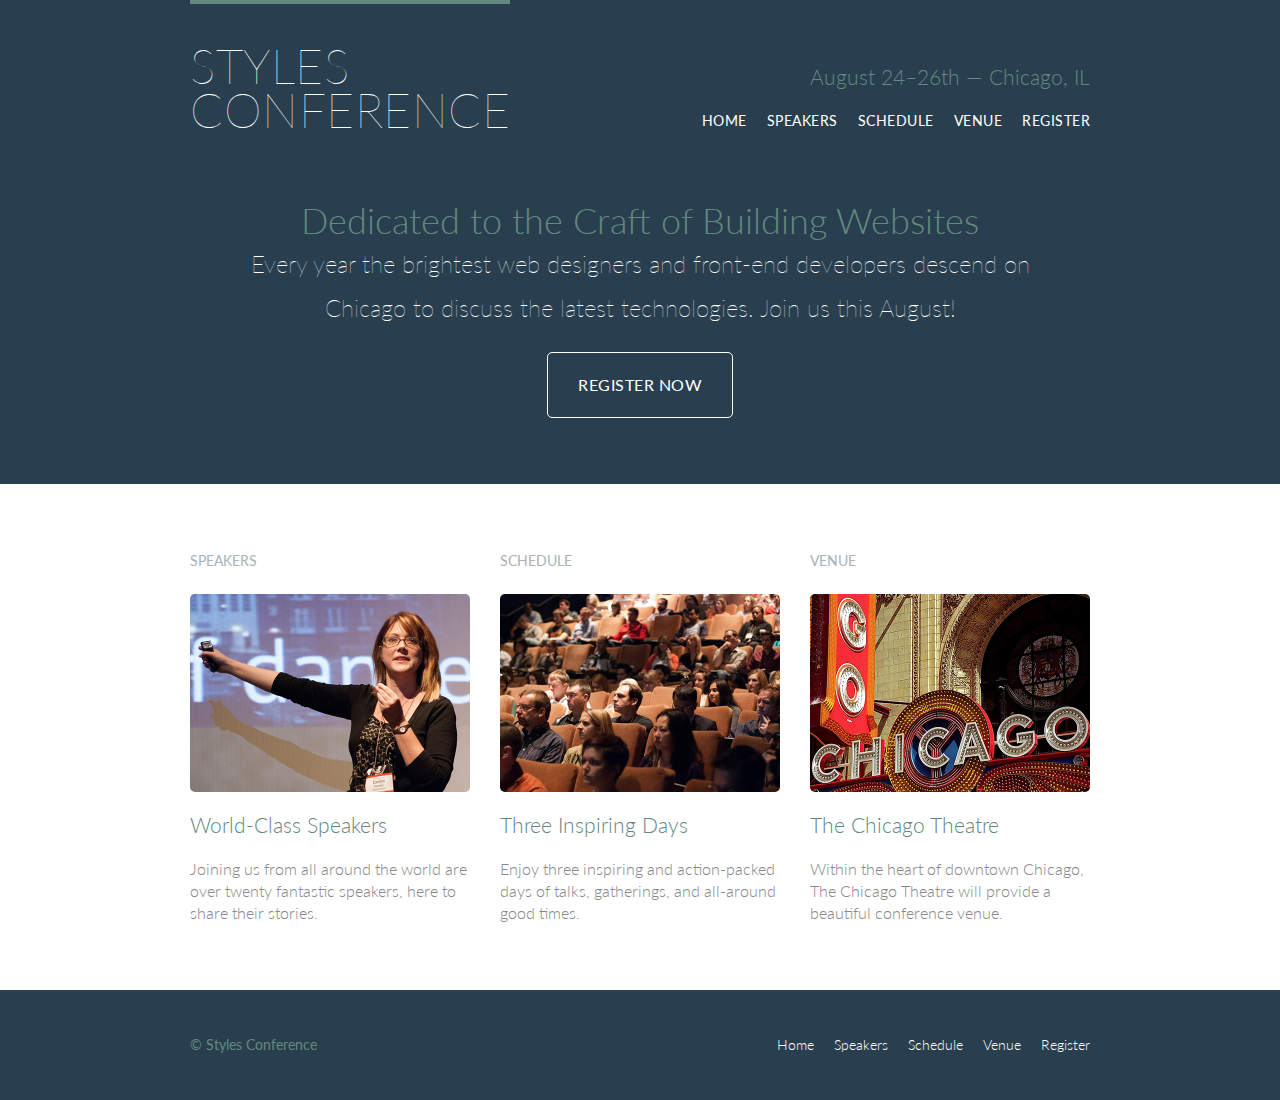
<file: index.html>
<!DOCTYPE html>
<html lang="en">
  <head>
    <meta charset="utf-8" />
    <title>Styles Conference</title>
    <link rel="stylesheet" href="assets/stylesheets/main.css" />
    <link rel="stylesheet" href="http://fonts.googleapis.com/css?family=Lato:100,300,400" />
  </head>

  <body>
    <!-- Header -->

    <header class="primary-header container group">
      <h1 class="logo">
        <a href="index.html">
          Styles
          <br />
          Conference
        </a>
      </h1>

      <h3 class="tagline">August 24&ndash;26th &mdash; Chicago, IL</h3>

      <nav class="nav primary-nav">
        <ul>
          <li><a href="index.html">Home</a></li><!--
          --><li><a href="speakers.html">Speakers</a></li><!--
          --><li><a href="schedule.html">Schedule</a></li><!--
          --><li><a href="venue.html">Venue</a></li><!--
          --><li><a href="register.html">Register</a></li>
        </ul>
      </nav>
    </header>

    <!-- Hero -->

    <section class="hero container">
      <h2>Dedicated to the Craft of Building Websites</h2>

      <p>
        Every year the brightest web designers and front-end developers descend on Chicago to discuss the latest
        technologies. Join us this August!
      </p>

      <a class="btn btn-alt" href="register.html">Register Now</a>
    </section>
    <!-- Teasers -->
    <section class="row">
    <div class="grid">
      <!-- Speakers -->
      <section class="teaser col-1-3">
        <a href="speakers.html">
          <h5>Speakers</h5>
          <img src="assets/images/home/speakers.jpg" alt="Professional Speaker">
          <h3>World-Class Speakers</h3>
        </a>
        <p>Joining us from all around the world are over twenty fantastic speakers, here to share their stories.</p>
      </section><!--
        Schedule
      --><section class="teaser col-1-3">
        <a href="schedule.html">
          <h5>Schedule</h5>
          <img src="assets/images/home/schedule.jpg" alt="Schedule">
          <h3>Three Inspiring Days</h3>
        </a>
        <p>Enjoy three inspiring and action-packed days of talks, gatherings, and all-around good times.</p>
      </section><!--
        Venue
      --><section class="teaser col-1-3">
        <a href="venue.html">
          <h5>Venue</h5>
          <img src="assets/images/home/venue.jpg" alt="Chicago Theatre">
          <h3>The Chicago Theatre</h3>
        </a>
        <p>Within the heart of downtown Chicago, The Chicago Theatre will provide a beautiful conference venue.</p>
      </section>
      </section>
    </div>

    <!-- Footer -->

    <footer class="primary-footer container group">
      <small>&copy; Styles Conference</small>

      <nav class="nav">
        <ul>
          <li><a href="index.html">Home</a></li><!--
          --><li><a href="speakers.html">Speakers</a></li><!--
          --><li><a href="schedule.html">Schedule</a></li><!--
          --><li><a href="venue.html">Venue</a></li><!--
          --><li><a href="register.html">Register</a></li>
        </ul>
      </nav>
    </footer>
  </body>
</html>
</file>
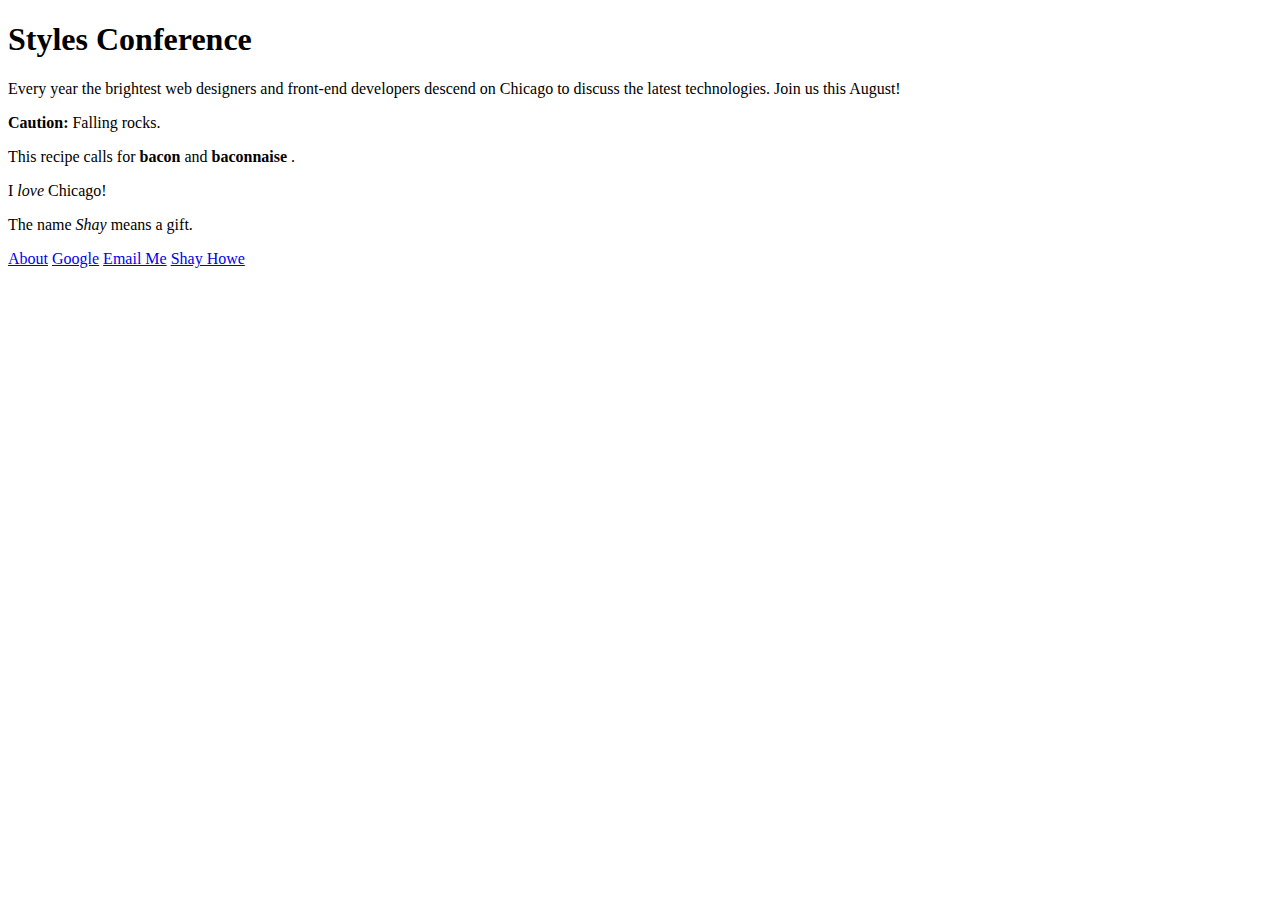
<file: cheatsheet.html>
<!DOCTYPE html>
<html lang="en">
  <head>
    <meta charset="utf-8" />
    <title>Styles Conference</title>

    <!-- <link rel="stylesheet" href="assets/stylesheets/main.css"> -->
  </head>
  <body>
    <h1>Styles Conference</h1>
    <p>
      Every year the brightest web designers and front-end developers descend on Chicago to discuss the latest
      technologies. Join us this August!
    </p>

    <!-- Bold  -->
    <!-- Strong importance -->
    <p>
      <strong>Caution:</strong>
      Falling rocks.
    </p>

    <!-- Stylistically offset -->
    <p>
      This recipe calls for
      <b>bacon</b>
      and
      <b>baconnaise</b>
      .
    </p>

    <!-- Italicized -->
    <!-- Stressed emphasis -->
    <p>
      I
      <em>love</em>
      Chicago!
    </p>

    <!-- Alternative voice or tone -->
    <p>
      The name
      <i>Shay</i>
      means a gift.
    </p>
    <!-- Relative Path -->
    <a href="about.html">About</a>

    <!-- Absolute Path -->
    <a href="http://www.google.com/">Google</a>
    <!-- Linking and Email Address -->
    <a href="mailto:shay@awesome.com?subject=Reaching%20Out&body=How%20are%20you">Email Me</a>
    <!-- Open Link in New Window -->
    <a href="http://shayhowe.com/" target="_blank">Shay Howe</a>
  </body>
</html>
</file>
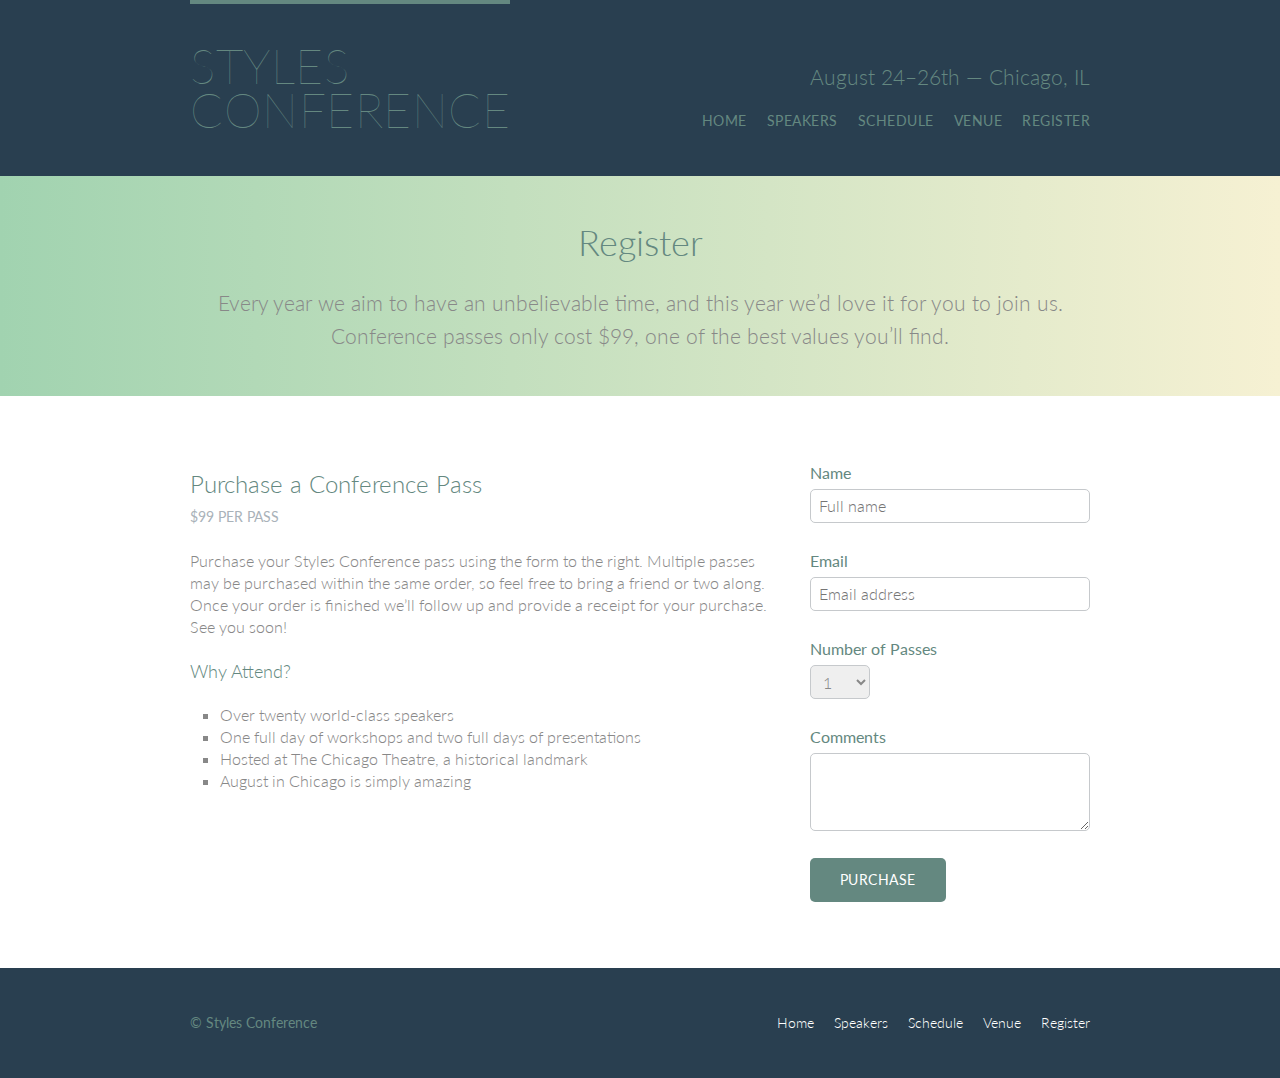
<file: register.html>
<!DOCTYPE html>
<html lang="en">
  <head>
    <meta charset="utf-8" />
    <title>Register - Styles Conference</title>
    <link rel="stylesheet" href="assets/stylesheets/main.css" />
    <link rel="stylesheet" href="http://fonts.googleapis.com/css?family=Lato:100,300,400" />
  </head>

  <body>
    <!-- Header -->

    <header class="container group">
      <h1 class="logo">
        <a href="index.html">
          Styles
          <br />
          Conference
        </a>
      </h1>

      <h3 class="tagline">August 24&ndash;26th &mdash; Chicago, IL</h3>

      <nav class="nav primary-nav">
        <ul>
          <li><a href="index.html">Home</a></li><!--
          --><li><a href="speakers.html">Speakers</a></li><!--
          --><li><a href="schedule.html">Schedule</a></li><!--
          --><li><a href="venue.html">Venue</a></li><!--
          --><li><a href="register.html">Register</a></li>
        </ul>
      </nav>
    </header>

          <!-- Lead -->

    <section class="row-alt">
      <div class="lead container">
        <h1>Register</h1>
        <p>Every year we aim to have an unbelievable time, and this year we’d love it for you to join us. Conference passes only cost $99, one of the best values you’ll find.</p>
      </div></section>
      
      <!-- Main content -->

      <section class="row">
        <div class="grid">
          <section class="col-2-3">
            <h2>Purchase a Conference Pass</h2>
            <h5>$99 per Pass</h5>
          
            <p>Purchase your Styles Conference pass using the form to the right. Multiple passes may be purchased within the same order, so feel free to bring a friend or two along. Once your order is finished we&#8217;ll follow up and provide a receipt for your purchase. See you soon!</p>
          
            <h4>Why Attend?</h4>
          
            <ul class="why-attend">
            <li>Over twenty world-class speakers</li>
              <li>One full day of workshops and two full days of presentations</li>
              <li>Hosted at The Chicago Theatre, a historical landmark</li>
              <li>August in Chicago is simply amazing</li>
            </ul>
          </section><!--
      
          --><form class="col-1-3" action="#" method="post">
            <fieldset class="register-group">

              <label>
                Name
                <input type="text" name="name" placeholder="Full name" required>
              </label>
          
              <label>
                Email
                <input type="email" name="email" placeholder="Email address" required>
              </label>
          
              <label>
                Number of Passes
                <select name="quantity" required>
                  <option value="1" selected>1</option>
                  <option value="2">2</option>
                  <option value="3">3</option>
                  <option value="4">4</option>
                  <option value="5">5</option>
                </select>
              </label>
          
              <label>
                Comments
                <textarea name="comments"></textarea>
              </label>
          
            </fieldset>
          
            <input class="btn btn-default" type="submit" name="submit" value="Purchase">
          </form>
        </div>
      </section>

    <!-- Footer -->

    <footer class="primary-footer container group">
      <small>&copy; Styles Conference</small>

      <nav class="nav">
        <ul>
          <li><a href="index.html">Home</a></li><!--
          --><li><a href="speakers.html">Speakers</a></li><!--
          --><li><a href="schedule.html">Schedule</a></li><!--
          --><li><a href="venue.html">Venue</a></li><!--
          --><li><a href="register.html">Register</a></li>
        </ul>
      </nav>
    </footer>
  </body>
</html>
</file>
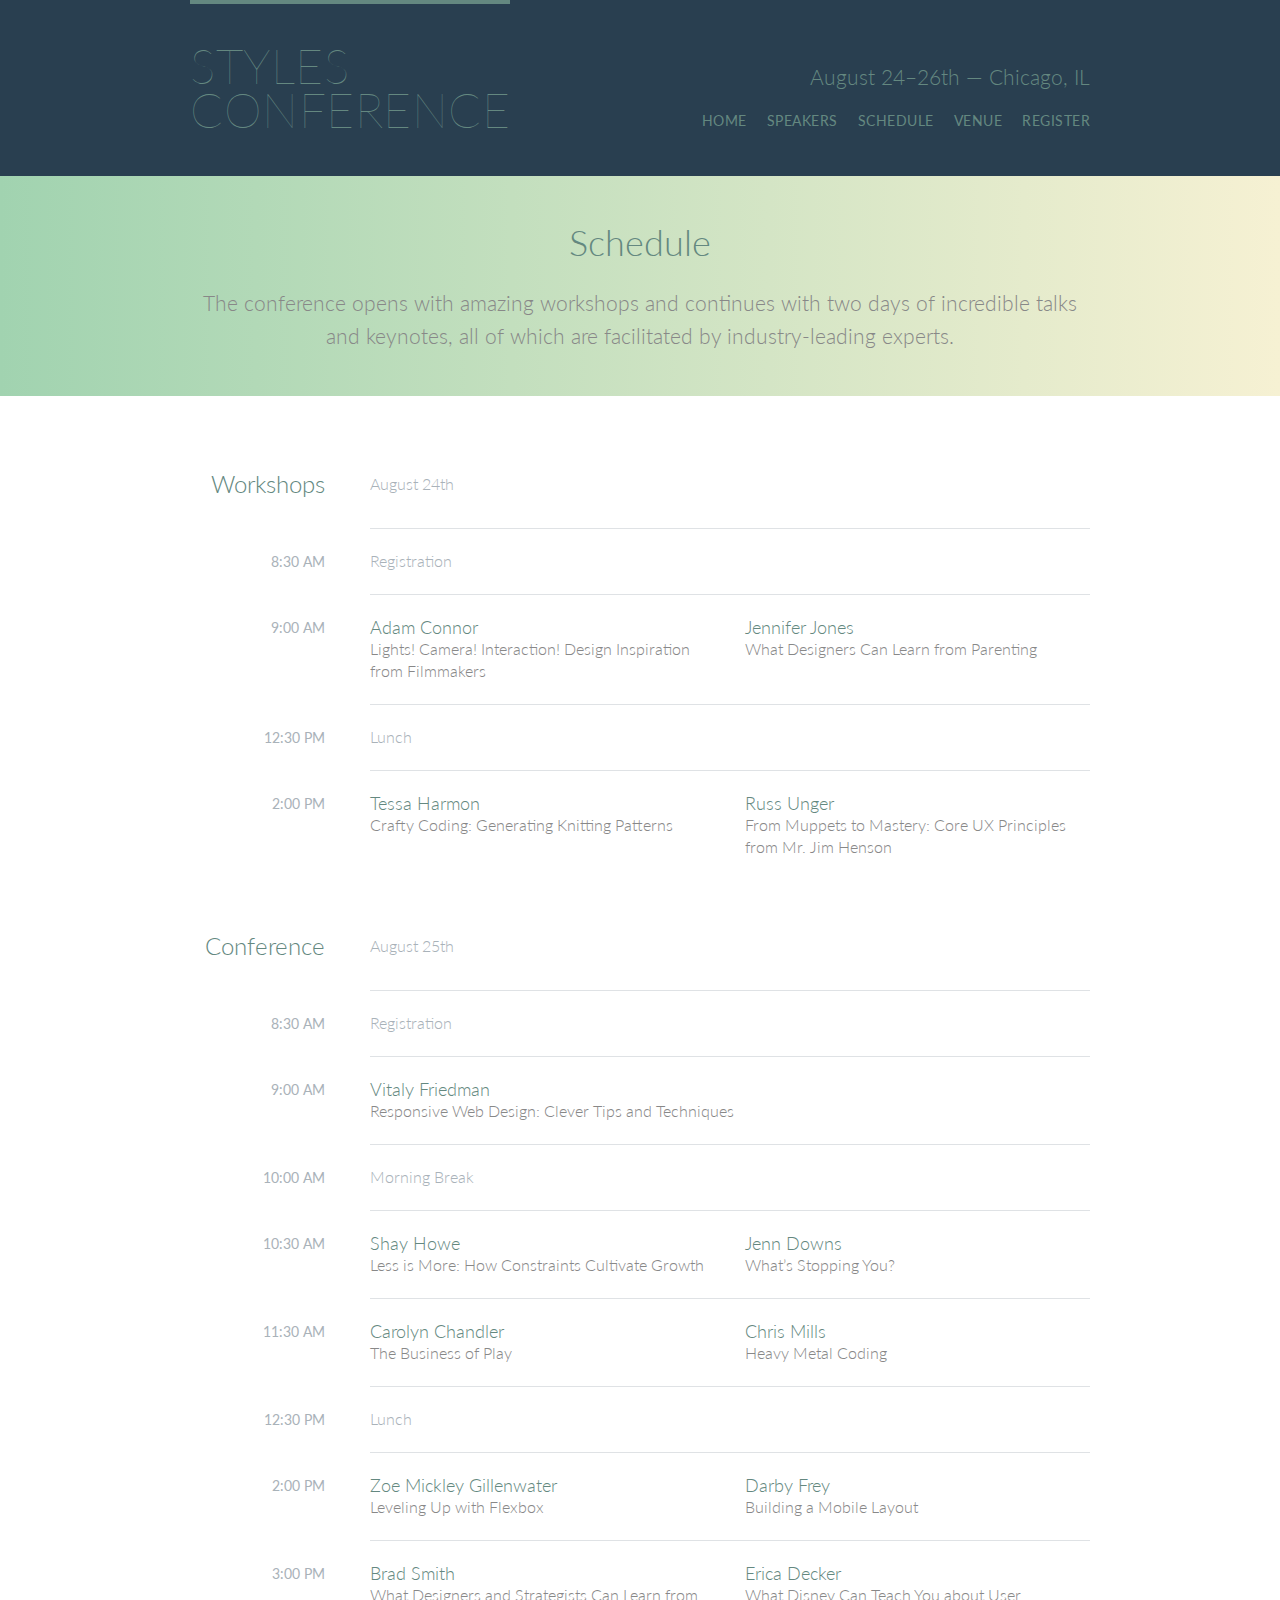
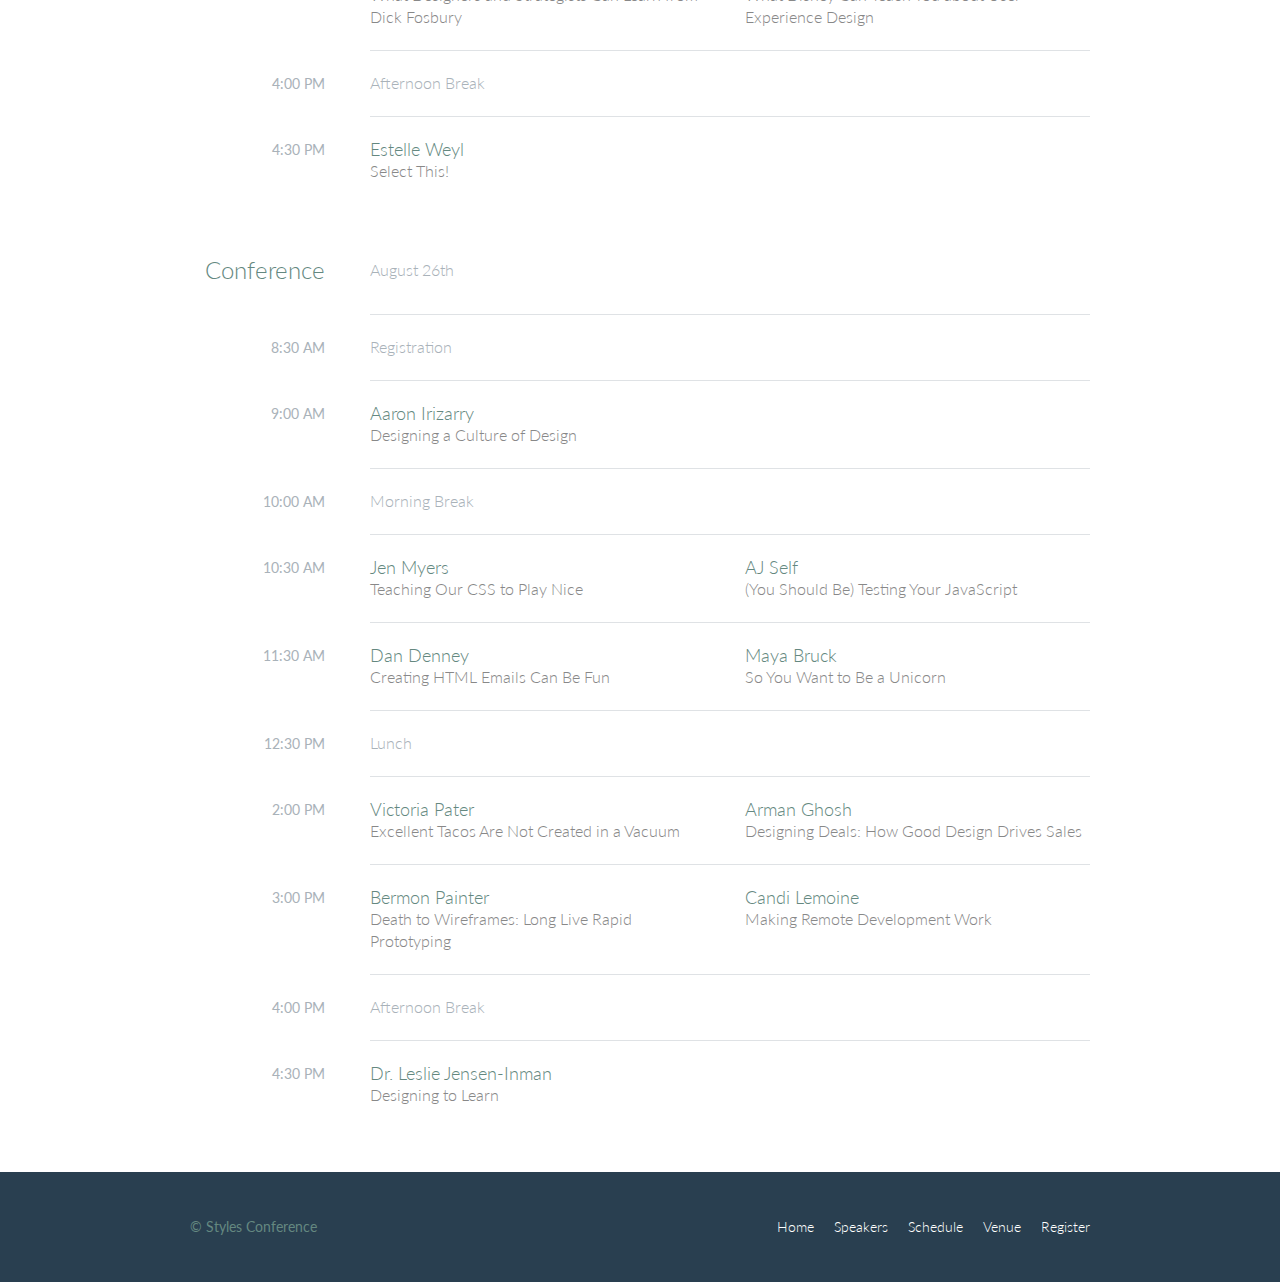
<file: schedule.html>
<!DOCTYPE html>
<html lang="en">
  <head>
    <meta charset="utf-8" />
    <title>Schedule - Styles Conference</title>
    <link rel="stylesheet" href="assets/stylesheets/main.css" />
    <link rel="stylesheet" href="http://fonts.googleapis.com/css?family=Lato:100,300,400" />
  </head>

  <body>
    <!-- Header -->

    <header class="container group">
      <h1 class="logo">
        <a href="index.html">
          Styles
          <br />
          Conference
        </a>
      </h1>

      <h3 class="tagline">August 24&ndash;26th &mdash; Chicago, IL</h3>

      <nav class="nav primary-nav">
        <ul>
          <li><a href="index.html">Home</a></li><!--
          --><li><a href="speakers.html">Speakers</a></li><!--
          --><li><a href="schedule.html">Schedule</a></li><!--
          --><li><a href="venue.html">Venue</a></li><!--
          --><li><a href="register.html">Register</a></li>
        </ul>
      </nav>
    </header>

          <!-- Lead -->

    <section class="row-alt">
      <div class="lead container">
        <h1>Schedule</h1>
        <p>The conference opens with amazing workshops and continues with two days of incredible talks and keynotes, all of which are facilitated by industry-leading experts.</p>
      </div>
    </section>

    <!-- Main content -->
    <section class="row">
      <div class="container">

        <!-- Workshops -->

        <table>
          <thead>
            <tr>
              <th scope="row">
                Workshops
              </th>
              <td class="schedule-offset" colspan="2">
                August 24th
              </td>
            </tr>
          </thead>
          <tbody>
            <tr>
              <th scope="row">
                <time datetime="08:30:00">8:30 AM</time>
              </th>
              <td class="schedule-offset" colspan="2">
                Registration
              </td>
            </tr>
            <tr>
              <th scope="row">
                <time datetime="09:00:00">9:00 AM</time>
              </th>
              <td>
                <a href="speakers.html#adam-connor">
                  <h4>Adam Connor</h4>
                  Lights! Camera! Interaction! Design Inspiration from Filmmakers
                </a>
              </td>
              <td>
                <a href="speakers.html#jennifer-jones">
                  <h4>Jennifer Jones</h4>
                  What Designers Can Learn from Parenting
                </a>
              </td>
            </tr>
            <tr>
              <th scope="row">
                <time datetime="12:30:00">12:30 PM</time>
              </th>
              <td class="schedule-offset" colspan="2">
                Lunch
              </td>
            </tr>
            <tr>
              <th scope="row">
                <time datetime="14:00">2:00 PM</time>
              </th>
              <td>
                <a href="speakers.html#tessa-harmon">
                  <h4>Tessa Harmon</h4>
                  Crafty Coding: Generating Knitting Patterns
                </a>
              </td>
              <td>
                <a href="speakers.html#russ-unger">
                  <h4>Russ Unger</h4>
                  From Muppets to Mastery: Core UX Principles from Mr. Jim Henson
                </a>
              </td>
            </tr>
          </tbody>
        </table>

        <!-- Conference -->

        <table>
          <thead>
            <tr>
              <th scope="row">
                Conference
              </th>
              <td class="schedule-offset" colspan="2">
                August 25th
              </td>
            </tr>
          </thead>
          <tbody>
            <tr>
              <th scope="row">
                <time datetime="08:30:00">8:30 AM</time>
              </th>
              <td class="schedule-offset" colspan="2">
                Registration
              </td>
            </tr>
            <tr>
              <th scope="row">
                <time datetime="09:00:00">9:00 AM</time>
              </th>
              <td colspan="2">
                <a href="speakers.html#vitaly-friedman">
                  <h4>Vitaly Friedman</h4>
                  Responsive Web Design: Clever Tips and Techniques
                </a>
              </td>
            </tr>
            <tr>
              <th scope="row">
                <time datetime="10:00:00">10:00 AM</time>
              </th>
              <td class="schedule-offset" colspan="2">
                Morning Break
              </td>
            </tr>
            <tr>
              <th scope="row">
                <time datetime="10:30:00">10:30 AM</time>
              </th>
              <td>
                <a href="speakers.html#shay-howe">
                  <h4>Shay Howe</h4>
                  Less is More: How Constraints Cultivate Growth
                </a>
              </td>
              <td>
                <a href="speakers.html#jenn-downs">
                  <h4>Jenn Downs</h4>
                  What&#8217;s Stopping You?
                </a>
              </td>
            </tr>
            <tr>
              <th scope="row">
                <time datetime="11:30:00">11:30 AM</time>
              </th>
              <td>
                <a href="speakers.html#carolyn-chandler">
                  <h4>Carolyn Chandler</h4>
                  The Business of Play
                </a>
              </td>
              <td>
                <a href="speakers.html#chris-mills">
                  <h4>Chris Mills</h4>
                  Heavy Metal Coding
                </a>
              </td>
            </tr>
            <tr>
              <th scope="row">
                <time datetime="12:30:00">12:30 PM</time>
              </th>
              <td class="schedule-offset" colspan="2">
                Lunch
              </td>
            </tr>
            <tr>
              <th scope="row">
                <time datetime="14:00">2:00 PM</time>
              </th>
              <td>
                <a href="speakers.html#zoe-mickley-gillenwater">
                  <h4>Zoe Mickley Gillenwater</h4>
                  Leveling Up with Flexbox
                </a>
              </td>
              <td>
                <a href="speakers.html#darby-frey">
                  <h4>Darby Frey</h4>
                  Building a Mobile Layout
                </a>
              </td>
            </tr>
            <tr>
              <th scope="row">
                <time datetime="15:00:00">3:00 PM</time>
              </th>
              <td>
                <a href="speakers.html#brad-smith">
                  <h4>Brad Smith</h4>
                  What Designers and Strategists Can Learn from Dick Fosbury
                </a>
              </td>
              <td>
                <a href="speakers.html#erica-decker">
                  <h4>Erica Decker</h4>
                  What Disney Can Teach You about User Experience Design
                </a>
              </td>
            </tr>
            <tr>
              <th scope="row">
                <time datetime="16:00:00">4:00 PM</time>
              </th>
              <td class="schedule-offset" colspan="2">
                Afternoon Break
              </td>
            </tr>
            <tr>
              <th scope="row">
                <time datetime="16:30:00">4:30 PM</time>
              </th>
              <td colspan="2">
                <a href="speakers.html#estelle-weyl">
                  <h4>Estelle Weyl</h4>
                  Select This!
                </a>
              </td>
            </tr>
          </tbody>
        </table>

        <!-- Conference -->

        <table>
          <thead>
            <tr>
              <th scope="row">
                Conference
              </th>
              <td class="schedule-offset" colspan="2">
                August 26th
              </td>
            </tr>
          </thead>
          <tbody>
            <tr>
              <th scope="row">
                <time datetime="08:30:00">8:30 AM</time>
              </th>
              <td class="schedule-offset" colspan="2">
                Registration
              </td>
            </tr>
            <tr>
              <th scope="row">
                <time datetime="09:00:00">9:00 AM</time>
              </th>
              <td colspan="2">
                <a href="speakers.html#aaron-irizarry">
                  <h4>Aaron Irizarry</h4>
                  Designing a Culture of Design
                </a>
              </td>
            </tr>
            <tr>
              <th scope="row">
                <time datetime="10:00:00">10:00 AM</time>
              </th>
              <td class="schedule-offset" colspan="2">
                Morning Break
              </td>
            </tr>
            <tr>
              <th scope="row">
                <time datetime="10:30:00">10:30 AM</time>
              </th>
              <td>
                <a href="speakers.html#jen-myers">
                  <h4>Jen Myers</h4>
                  Teaching Our CSS to Play Nice
                </a>
              </td>
              <td>
                <a href="speakers.html#aj-self">
                  <h4>AJ Self</h4>
                  (You Should Be) Testing Your JavaScript
                </a>
              </td>
            </tr>
            <tr>
              <th scope="row">
                <time datetime="11:30:00">11:30 AM</time>
              </th>
              <td>
                <a href="speakers.html#dan-denney">
                  <h4>Dan Denney</h4>
                  Creating HTML Emails Can Be Fun
                </a>
              </td>
              <td>
                <a href="speakers.html#maya-bruck">
                  <h4>Maya Bruck</h4>
                  So You Want to Be a Unicorn
                </a>
              </td>
            </tr>
            <tr>
              <th scope="row">
                <time datetime="12:30:00">12:30 PM</time>
              </th>
              <td class="schedule-offset" colspan="2">
                Lunch
              </td>
            </tr>
            <tr>
              <th scope="row">
                <time datetime="14:00">2:00 PM</time>
              </th>
              <td>
                <a href="speakers.html#victoria-pater">
                  <h4>Victoria Pater</h4>
                  Excellent Tacos Are Not Created in a Vacuum
                </a>
              </td>
              <td>
                <a href="speakers.html#arman-ghosh">
                  <h4>Arman Ghosh</h4>
                  Designing Deals: How Good Design Drives Sales
                </a>
              </td>
            </tr>
            <tr>
              <th scope="row">
                <time datetime="15:00:00">3:00 PM</time>
              </th>
              <td>
                <a href="speakers.html#bermon-painter">
                  <h4>Bermon Painter</h4>
                  Death to Wireframes: Long Live Rapid Prototyping
                </a>
              </td>
              <td>
                <a href="speakers.html#candi-lemoine">
                  <h4>Candi Lemoine</h4>
                  Making Remote Development Work
                </a>
              </td>
            </tr>
            <tr>
              <th scope="row">
                <time datetime="16:00:00">4:00 PM</time>
              </th>
              <td class="schedule-offset" colspan="2">
                Afternoon Break
              </td>
            </tr>
            <tr>
              <th scope="row">
                <time datetime="16:30:00">4:30 PM</time>
              </th>
              <td colspan="2">
                <a href="speakers.html#leslie-jensen-inman">
                  <h4>Dr. Leslie Jensen-Inman</h4>
                  Designing to Learn
                </a>
              </td>
            </tr>
          </tbody>
        </table>

      </div>
    </section>

    <!-- Footer -->

    <footer class="primary-footer container group">
      <small>&copy; Styles Conference</small>

      <nav class="nav">
        <ul>
          <li><a href="index.html">Home</a></li><!--
          --><li><a href="speakers.html">Speakers</a></li><!--
          --><li><a href="schedule.html">Schedule</a></li><!--
          --><li><a href="venue.html">Venue</a></li><!--
          --><li><a href="register.html">Register</a></li>
        </ul>
      </nav>
    </footer>
  </body>
</html>
</file>
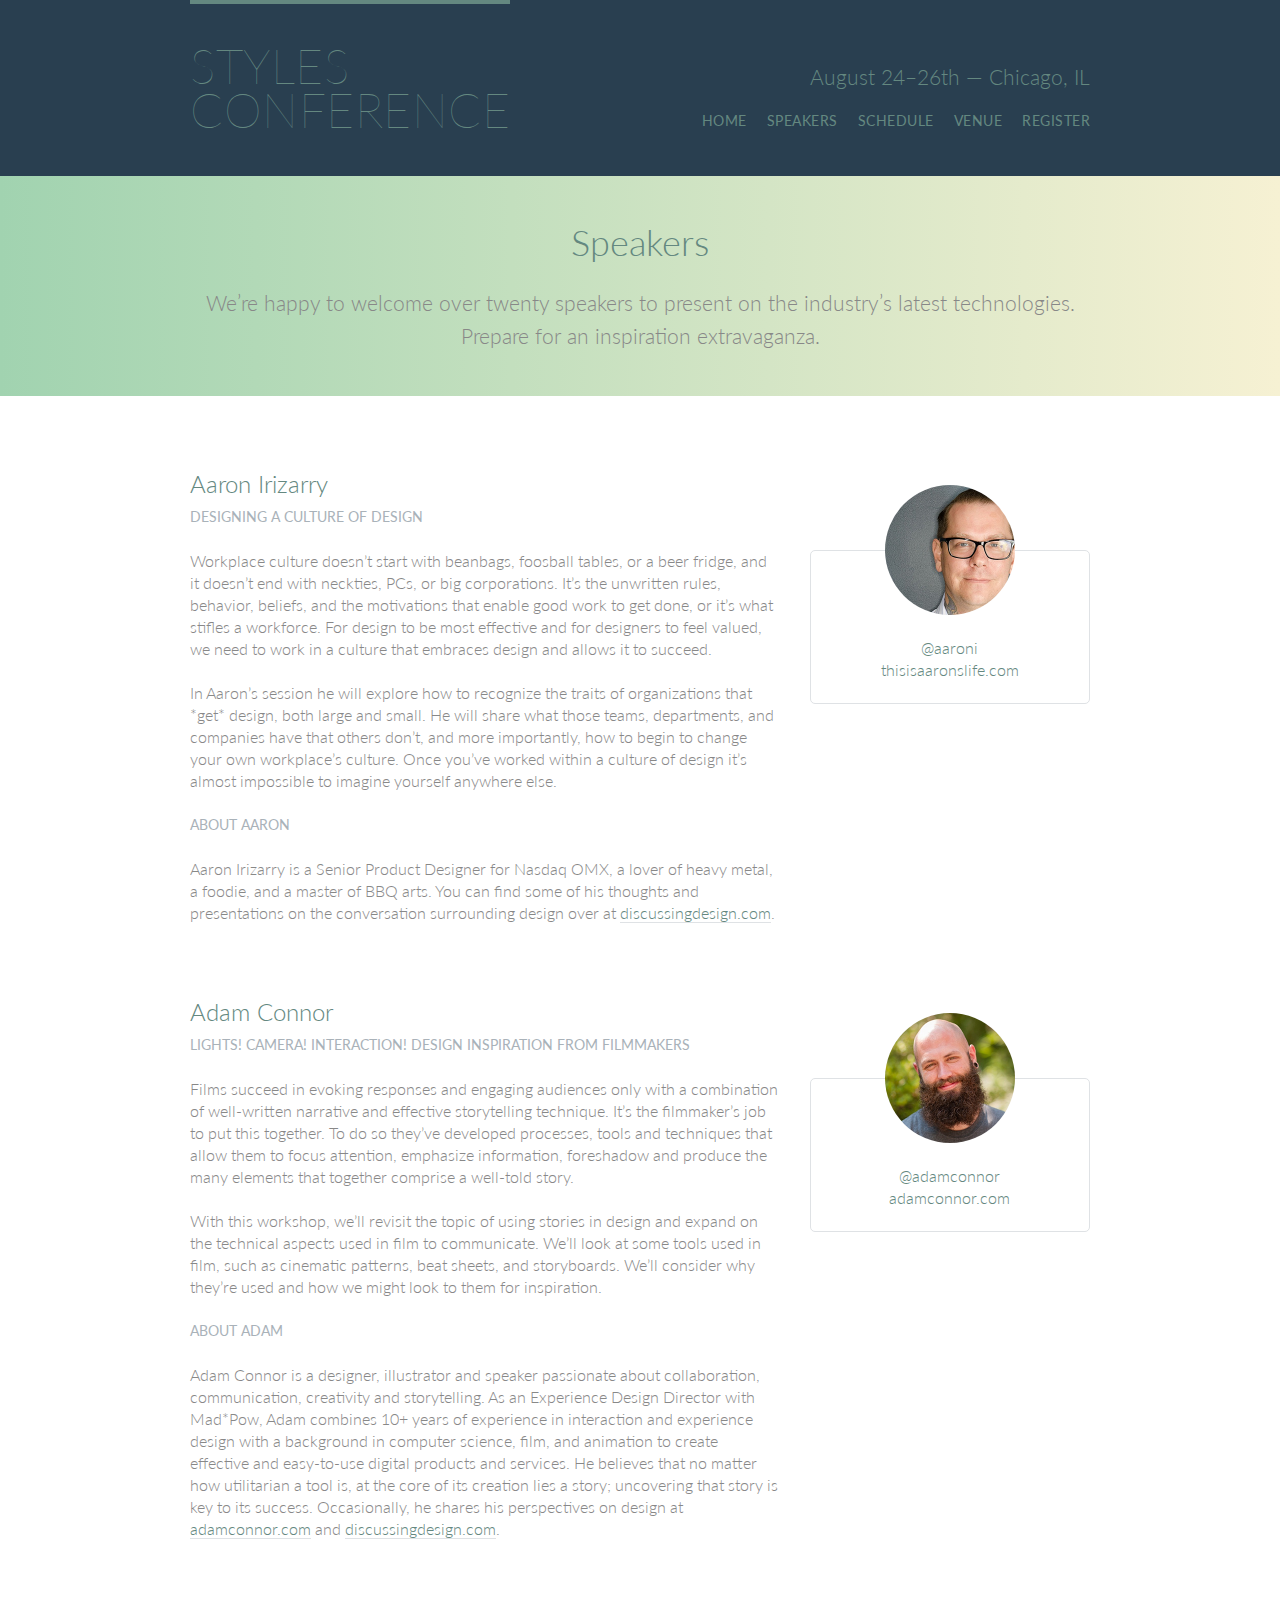
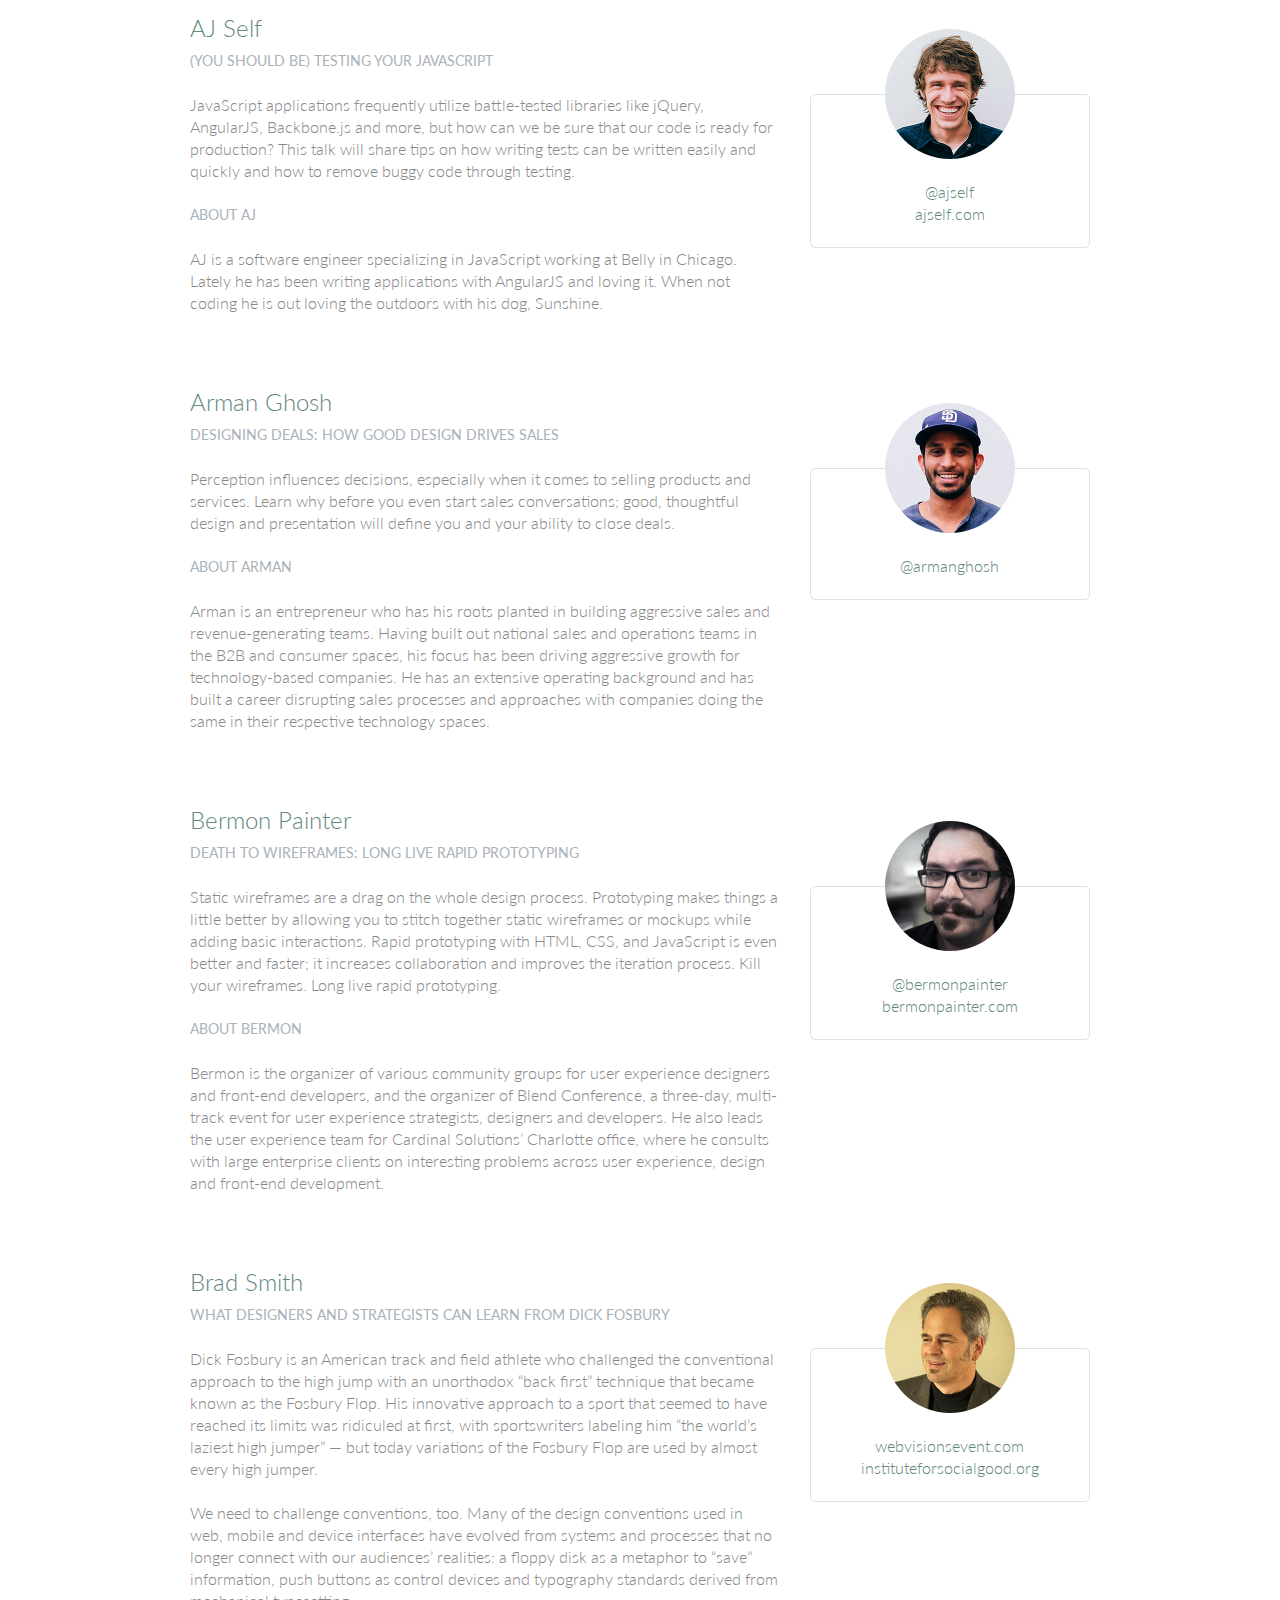
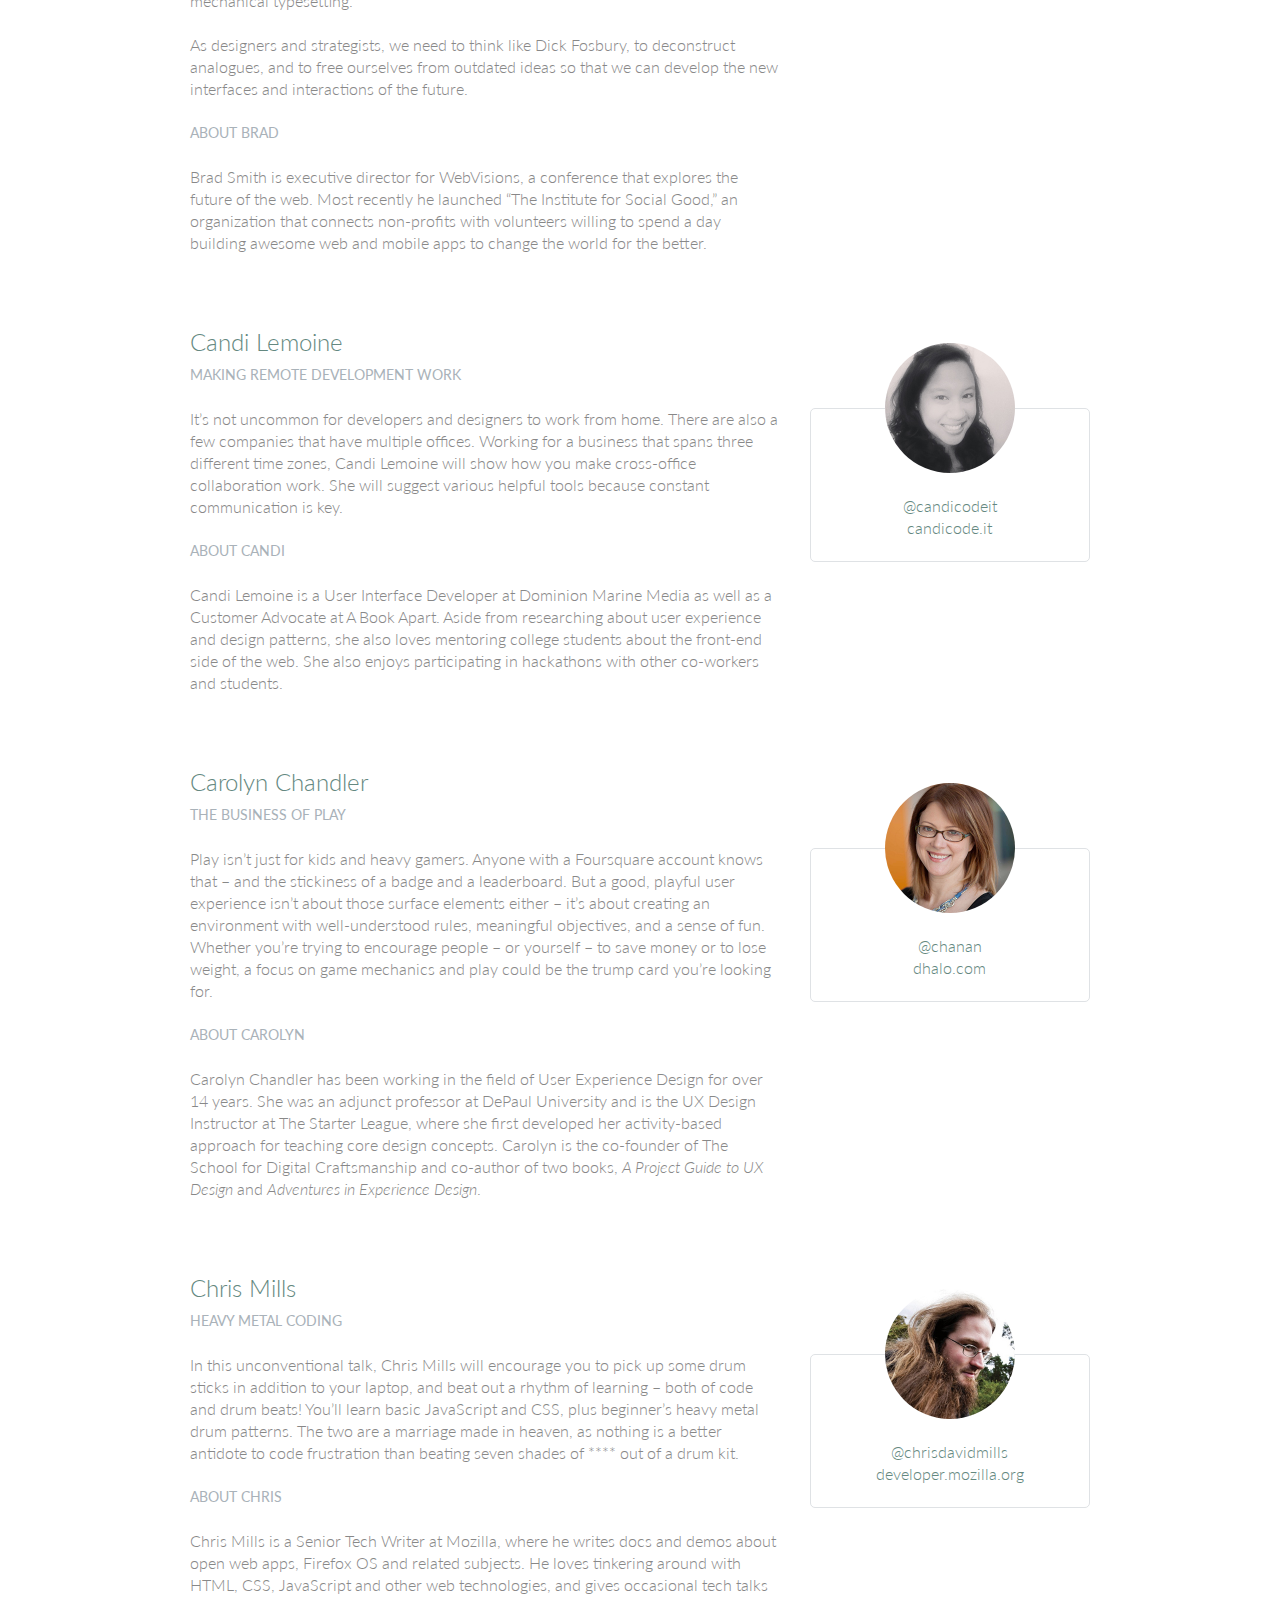
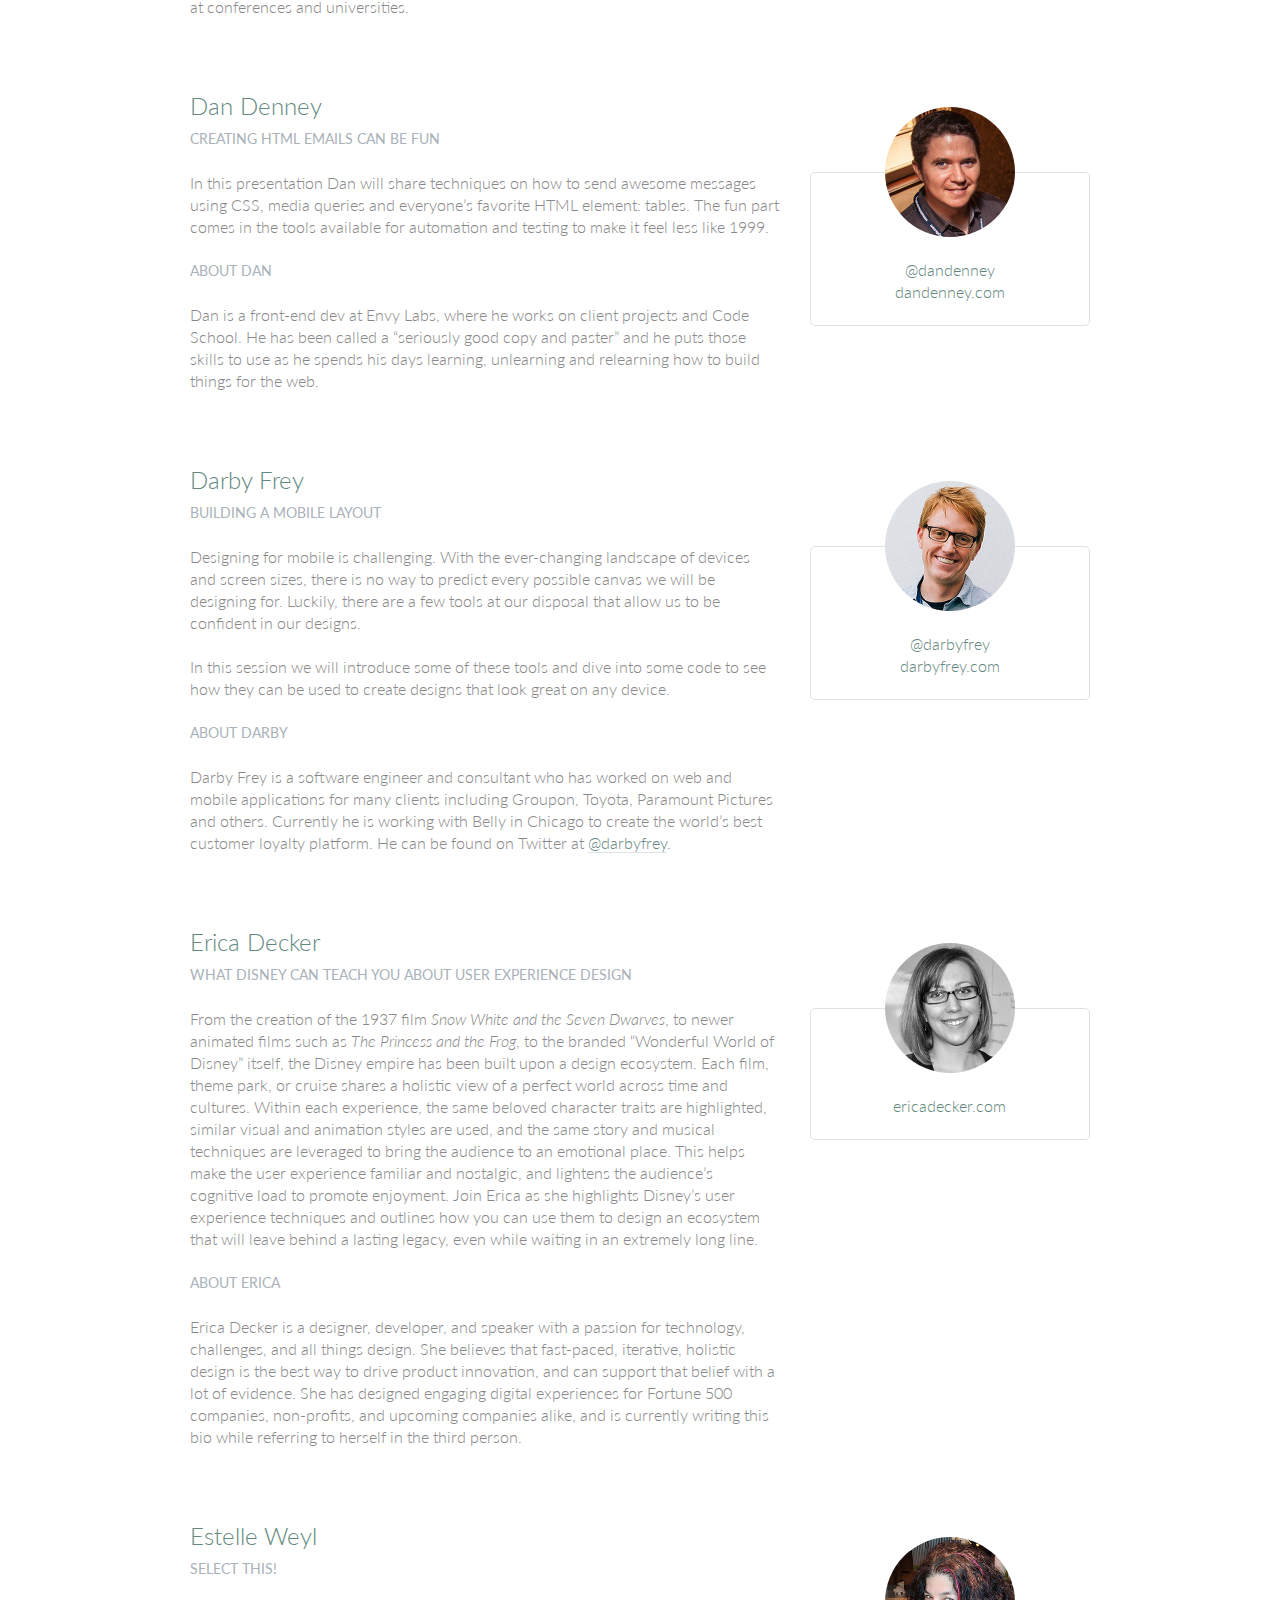
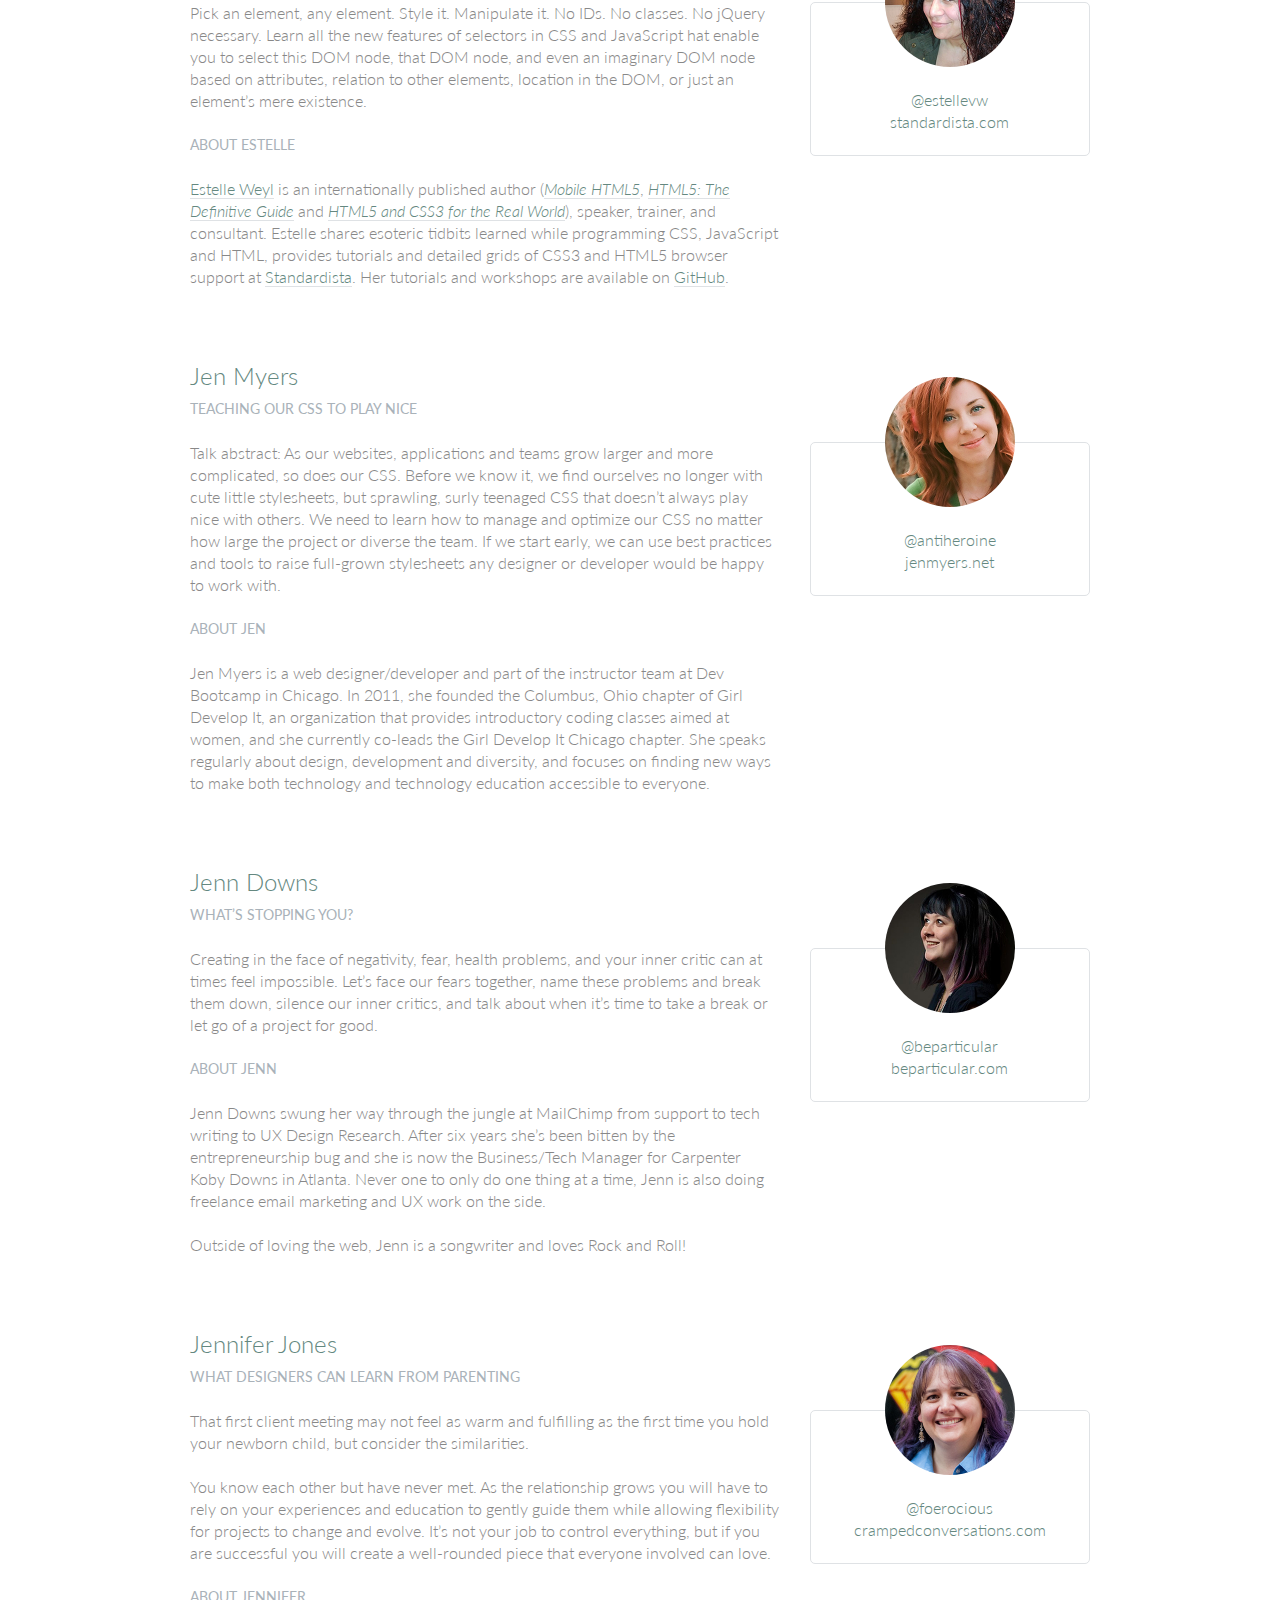
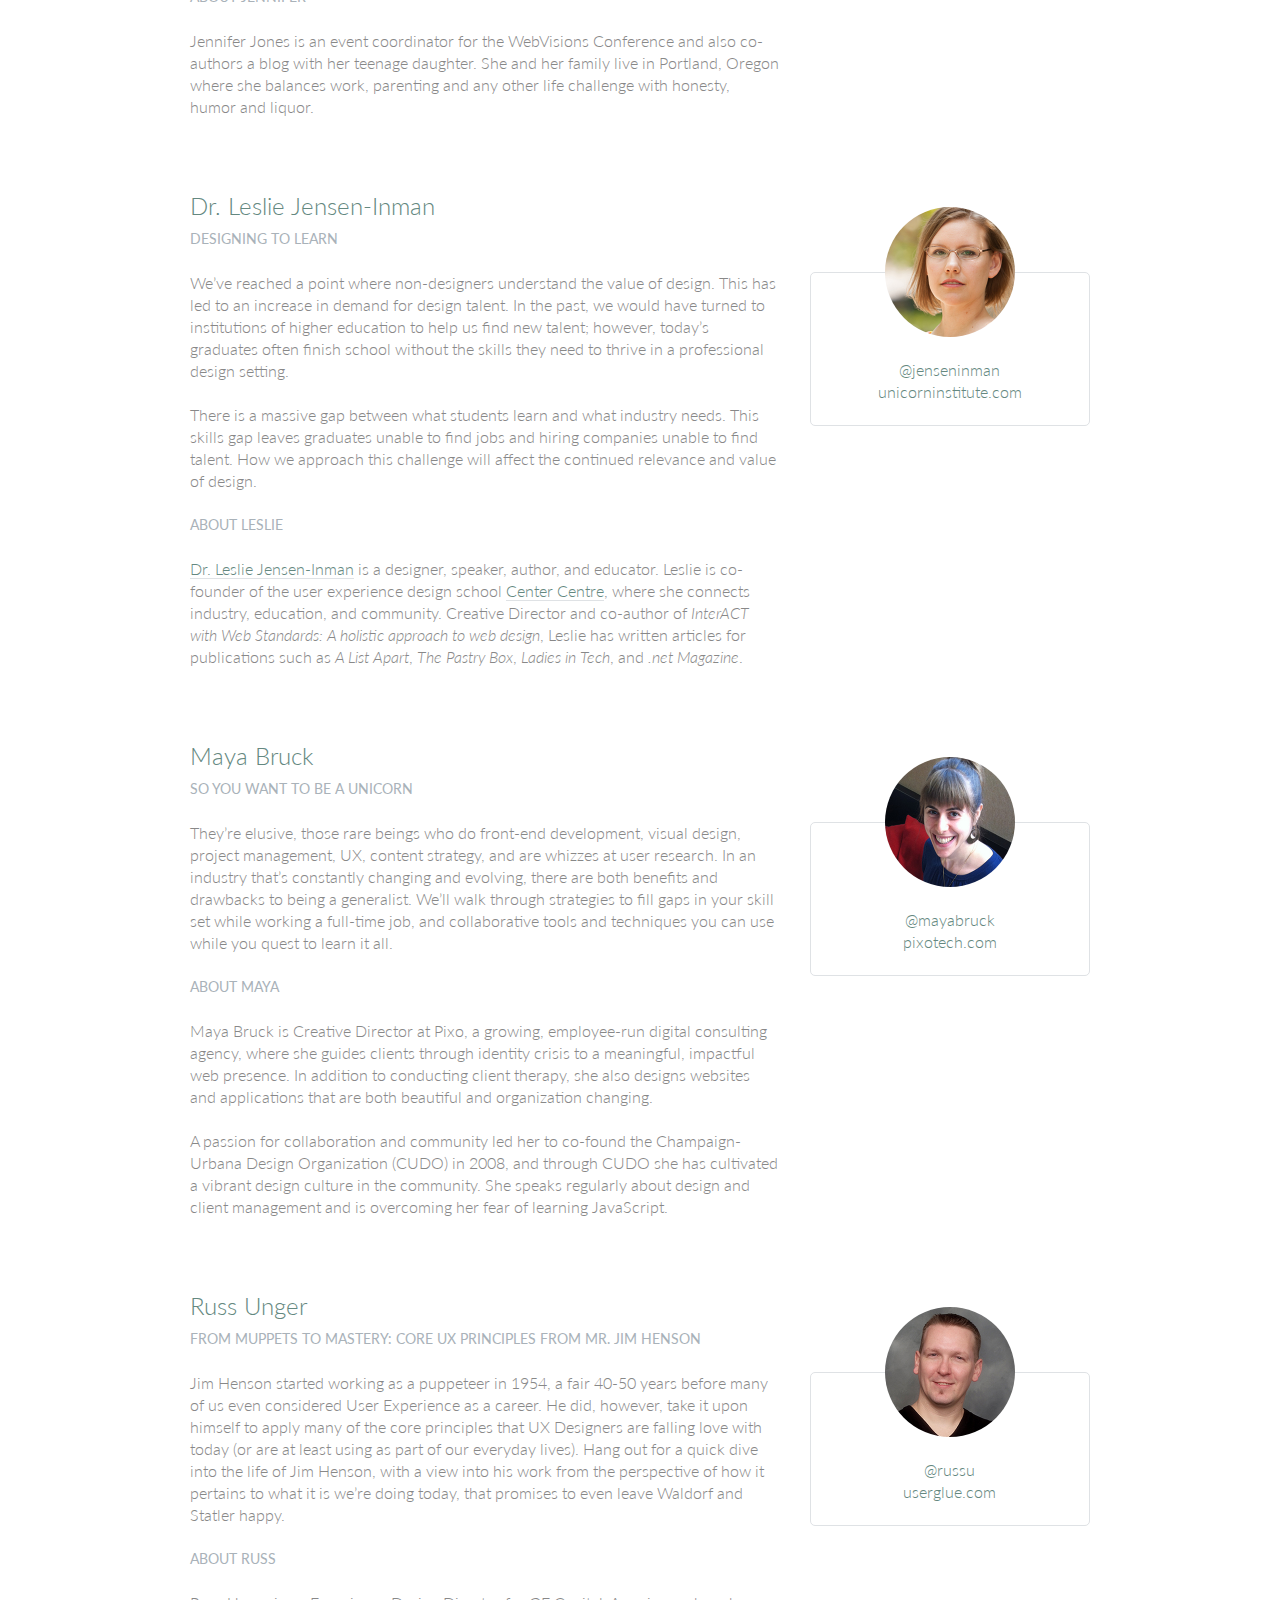
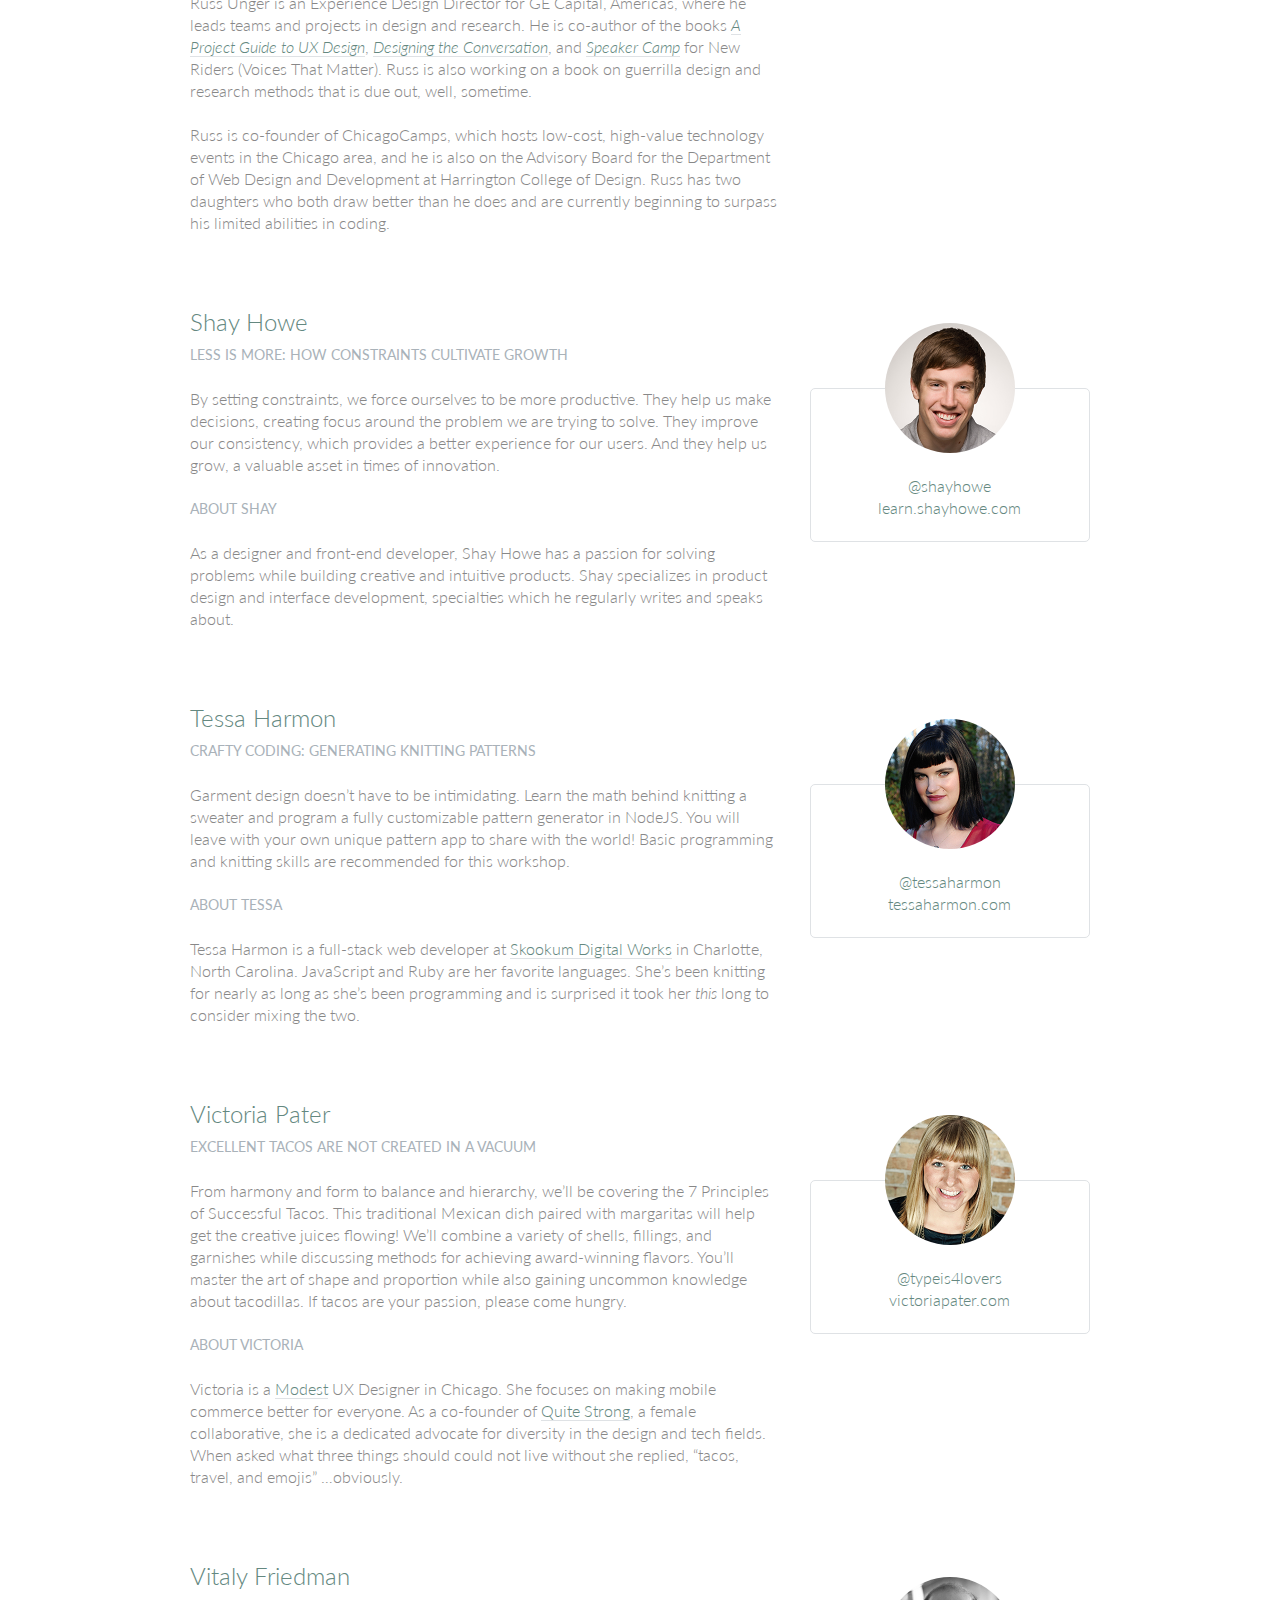
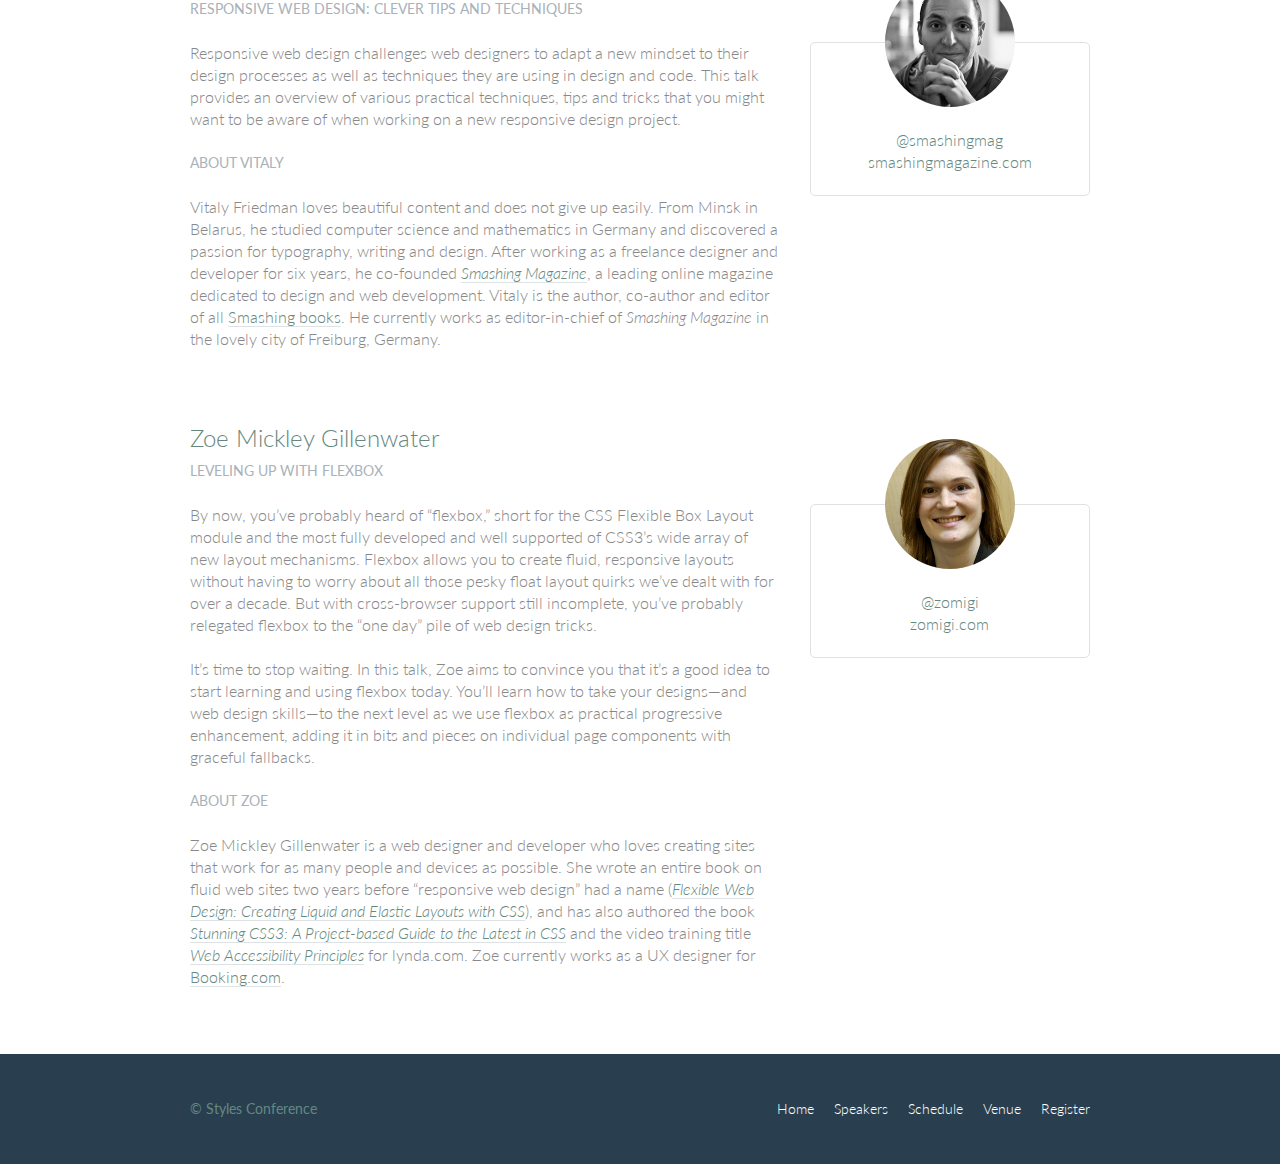
<file: speakers.html>
<!DOCTYPE html>
<html lang="en">
  <head>
    <meta charset="utf-8" />
    <title>Speakers - Styles Conference</title>
    <link rel="stylesheet" href="assets/stylesheets/main.css" />
    <link rel="stylesheet" href="http://fonts.googleapis.com/css?family=Lato:100,300,400" />
  </head>

  <body>
    <!-- Header -->

    <header class="container group">
      <h1 class="logo">
        <a href="index.html">
          Styles
          <br />
          Conference
        </a>
      </h1>

      <h3 class="tagline">August 24&ndash;26th &mdash; Chicago, IL</h3>

      <nav class="nav primary-nav">
        <ul>
          <li><a href="index.html">Home</a></li><!--
          --><li><a href="speakers.html">Speakers</a></li><!--
          --><li><a href="schedule.html">Schedule</a></li><!--
          --><li><a href="venue.html">Venue</a></li><!--
          --><li><a href="register.html">Register</a></li>
        </ul>
      </nav>
    </header>
    
    <!-- Lead -->

    <section class="row-alt">
      <div class="lead container">
        <h1>Speakers</h1>
        <p>We&#8217;re happy to welcome over twenty speakers to present on the industry&#8217;s latest technologies. Prepare for an inspiration extravaganza.</p>
        
      </div>
    </section>
    
    <!-- Main content -->

    <section class="row">
      <div class="grid">

       <!-- Aaron Irizarry -->

        <section class="speaker" id="aaron-irizarry">

          <div class="col-2-3">

            <h2>Aaron Irizarry</h2>
            <h5>Designing a Culture of Design</h5>

            <p>Workplace culture doesn&#8217;t start with beanbags, foosball tables, or a beer fridge, and it doesn&#8217;t end with neckties, PCs, or big corporations. It&#8217;s the unwritten rules, behavior, beliefs, and the motivations that enable good work to get done, or it&#8217;s what stifles a workforce. For design to be most effective and for designers to feel valued, we need to work in a culture that embraces design and allows it to succeed.</p>

            <p>In Aaron&#8217;s session he will explore how to recognize the traits of organizations that *get* design, both large and small. He will share what those teams, departments, and companies have that others don&#8217;t, and more importantly, how to begin to change your own workplace&#8217;s culture. Once you&#8217;ve worked within a culture of design it&#8217;s almost impossible to imagine yourself anywhere else.</p>

            <h5>About Aaron</h5>

            <p>Aaron Irizarry is a Senior Product Designer for Nasdaq OMX, a lover of heavy metal, a foodie, and a master of BBQ arts. You can find some of his thoughts and presentations on the conversation surrounding design over at <a href="http://www.discussingdesign.com/">discussingdesign.com</a>.</p>

          </div><!--

          --><aside class="col-1-3">
            <div class="speaker-info">
              <img src="assets/images/speakers/aaron-irizarry.jpg" alt="Aaron Irizarry">

              <ul>
                <li><a href="https://twitter.com/aaroni">@aaroni</a></li>
                <li><a href="http://www.thisisaaronslife.com/">thisisaaronslife.com</a></li>
              </ul>

            </div>
          </aside>

        </section>

        <!-- Adam Connor -->

        <section class="speaker" id="adam-connor">

          <div class="col-2-3">

            <h2>Adam Connor</h2>
            <h5>Lights! Camera! Interaction! Design Inspiration from Filmmakers</h5>

            <p>Films succeed in evoking responses and engaging audiences only with a combination of well-written narrative and effective storytelling technique. It&#8217;s the filmmaker&#8217;s job to put this together. To do so they&#8217;ve developed processes, tools and techniques that allow them to focus attention, emphasize information, foreshadow and produce the many elements that together comprise a well-told story.</p>

            <p>With this workshop, we&#8217;ll revisit the topic of using stories in design and expand on the technical aspects used in film to communicate. We&#8217;ll look at some tools used in film, such as cinematic patterns, beat sheets, and storyboards. We&#8217;ll consider why they&#8217;re used and how we might look to them for inspiration.</p>

            <h5>About Adam</h5>

            <p>Adam Connor is a designer, illustrator and speaker passionate about collaboration, communication, creativity and storytelling. As an Experience Design Director with Mad*Pow, Adam combines 10+ years of experience in interaction and experience design with a background in computer science, film, and animation to create effective and easy-to-use digital products and services. He believes that no matter how utilitarian a tool is, at the core of its creation lies a story; uncovering that story is key to its success. Occasionally, he shares his perspectives on design at <a href="http://adamconnor.com/">adamconnor.com</a> and <a href="http://www.discussingdesign.com/">discussingdesign.com</a>.</p>

          </div><!--

          --><aside class="col-1-3">
            <div class="speaker-info">
              <img src="assets/images/speakers/adam-connor.jpg" alt="Adam Connor">
              <ul>
                <li><a href="https://twitter.com/adamconnor">@adamconnor</a></li>
                <li><a href="http://adamconnor.com/">adamconnor.com</a></li>
              </ul>

            </div>
          </aside>

        </section>

        <!-- AJ Self -->

        <section class="speaker" id="aj-self">

          <div class="col-2-3">

            <h2>AJ Self</h2>
            <h5>(You Should Be) Testing Your JavaScript</h5>

            <p>JavaScript applications frequently utilize battle-tested libraries like jQuery, AngularJS, Backbone.js and more, but how can we be sure that our code is ready for production? This talk will share tips on how writing tests can be written easily and quickly and how to remove buggy code through testing.</p>

            <h5>About AJ</h5>

            <p>AJ is a software engineer specializing in JavaScript working at Belly in Chicago. Lately he has been writing applications with AngularJS and loving it. When not coding he is out loving the outdoors with his dog, Sunshine.</p>

          </div><!--

          --><aside class="col-1-3">
            <div class="speaker-info">
              <img src="assets/images/speakers/aj-self.jpg" alt="AJ Self">
              <ul>
                <li><a href="https://twitter.com/ajself">@ajself</a></li>
                <li><a href="http://www.ajself.com/">ajself.com</a></li>
              </ul>

            </div>
          </aside>

        </section>

        <!-- Arman Ghosh -->

        <section class="speaker" id="arman-ghosh">

          <div class="col-2-3">

            <h2>Arman Ghosh</h2>
            <h5>Designing Deals: How Good Design Drives Sales</h5>

            <p>Perception influences decisions, especially when it comes to selling products and services. Learn why before you even start sales conversations; good, thoughtful design and presentation will define you and your ability to close deals.</p>

            <h5>About Arman</h5>

            <p>Arman is an entrepreneur who has his roots planted in building aggressive sales and revenue-generating teams. Having built out national sales and operations teams in the B2B and consumer spaces, his focus has been driving aggressive growth for technology-based companies. He has an extensive operating background and has built a career disrupting sales processes and approaches with companies doing the same in their respective technology spaces.</p>

          </div><!--

          --><aside class="col-1-3">
            <div class="speaker-info">

              <img src="assets/images/speakers/arman-ghosh.jpg" alt="Arman Ghosh">

              <ul>
                <li><a href="https://twitter.com/armanghosh">@armanghosh</a></li>
              </ul>

            </div>
          </aside>

        </section>

        <!-- Bermon Painter -->

        <section class="speaker" id="bermon-painter">

          <div class="col-2-3">

            <h2>Bermon Painter</h2>
            <h5>Death to Wireframes: Long Live Rapid Prototyping</h5>

            <p>Static wireframes are a drag on the whole design process. Prototyping makes things a little better by allowing you to stitch together static wireframes or mockups while adding basic interactions. Rapid prototyping with HTML, CSS, and JavaScript is even better and faster; it increases collaboration and improves the iteration process. Kill your wireframes. Long live rapid prototyping.</p>

            <h5>About Bermon</h5>

            <p>Bermon is the organizer of various community groups for user experience designers and front-end developers, and the organizer of Blend Conference, a three-day, multi-track event for user experience strategists, designers and developers. He also leads the user experience team for Cardinal Solutions&#8217; Charlotte office, where he consults with large enterprise clients on interesting problems across user experience, design and front-end development.</p>

          </div><!--

          --><aside class="col-1-3">
            <div class="speaker-info">

              <img src="assets/images/speakers/bermon-painter.jpg" alt="Bermon Painter">

              <ul>
                <li><a href="https://twitter.com/bermonpainter">@bermonpainter</a></li>
                <li><a href="http://bermonpainter.com/">bermonpainter.com</a></li>
              </ul>

            </div>
          </aside>

        </section>

        <!-- Brad Smith -->

        <section class="speaker" id="brad-smith">

          <div class="col-2-3">

            <h2>Brad Smith</h2>
            <h5>What Designers and Strategists Can Learn from Dick Fosbury</h5>

            <p>Dick Fosbury is an American track and field athlete who challenged the conventional approach to the high jump with an unorthodox &#8220;back first&#8221; technique that became known as the Fosbury Flop. His innovative approach to a sport that seemed to have reached its limits was ridiculed at first, with sportswriters labeling him &#8220;the world&#8217;s laziest high jumper&#8221; &#8212; but today variations of the Fosbury Flop are used by almost every high jumper.</p>

            <p>We need to challenge conventions, too. Many of the design conventions used in web, mobile and device interfaces have evolved from systems and processes that no longer connect with our audiences&#8217; realities: a floppy disk as a metaphor to &#8220;save&#8221; information, push buttons as control devices and typography standards derived from mechanical typesetting.</p>

            <p>As designers and strategists, we need to think like Dick Fosbury, to deconstruct analogues, and to free ourselves from outdated ideas so that we can develop the new interfaces and interactions of the future.</p>

            <h5>About Brad</h5>

            <p>Brad Smith is executive director for WebVisions, a conference that explores the future of the web. Most recently he launched &#8220;The Institute for Social Good,&#8221; an organization that connects non-profits with volunteers willing to spend a day building awesome web and mobile apps to change the world for the better.</p>

          </div><!--

          --><aside class="col-1-3">
            <div class="speaker-info">

              <img src="assets/images/speakers/brad-smith.jpg" alt="Brad Smith">

              <ul>
                <li><a href="http://www.webvisionsevent.com/">webvisionsevent.com</a></li>
                <li><a href="http://www.instituteforsocialgood.org/">instituteforsocialgood.org</a></li>
              </ul>

            </div>
          </aside>

        </section>

        <!-- Candi Lemoine -->

        <section class="speaker" id="candi-lemoine">

          <div class="col-2-3">

            <h2>Candi Lemoine</h2>
            <h5>Making Remote Development Work</h5>

            <p>It&#8217;s not uncommon for developers and designers to work from home. There are also a few companies that have multiple offices. Working for a business that spans three different time zones, Candi Lemoine will show how you make cross-office collaboration work. She will suggest various helpful tools because constant communication is key.</p>

            <h5>About Candi</h5>

            <p>Candi Lemoine is a User Interface Developer at Dominion Marine Media as well as a Customer Advocate at A Book Apart. Aside from researching about user experience and design patterns, she also loves mentoring college students about the front-end side of the web. She also enjoys participating in hackathons with other co-workers and students.</p>

          </div><!--

          --><aside class="col-1-3">
            <div class="speaker-info">

              <img src="assets/images/speakers/candi-lemoine.jpg" alt="Candi Lemoine">

              <ul>
                <li><a href="https://twitter.com/candicodeit">@candicodeit</a></li>
                <li><a href="http://candicode.it/">candicode.it</a></li>
              </ul>

            </div>
          </aside>

        </section>

        <!-- Carolyn Chandler -->

        <section class="speaker" id="carolyn-chandler">

          <div class="col-2-3">

            <h2>Carolyn Chandler</h2>
            <h5>The Business of Play</h5>

            <p>Play isn&#8217;t just for kids and heavy gamers. Anyone with a Foursquare account knows that &#8211; and the stickiness of a badge and a leaderboard. But a good, playful user experience isn&#8217;t about those surface elements either &#8211; it&#8217;s about creating an environment with well-understood rules, meaningful objectives, and a sense of fun. Whether you&#8217;re trying to encourage people &#8211; or yourself &#8211; to save money or to lose weight, a focus on game mechanics and play could be the trump card you&#8217;re looking for.</p>

            <h5>About Carolyn</h5>

            <p>Carolyn Chandler has been working in the field of User Experience Design for over 14 years. She was an adjunct professor at DePaul University and is the UX Design Instructor at The Starter League, where she first developed her activity-based approach for teaching core design concepts. Carolyn is the co-founder of The School for Digital Craftsmanship and co-author of two books, <cite>A Project Guide to UX Design</cite> and <cite>Adventures in Experience Design</cite>.</p>

          </div><!--

          --><aside class="col-1-3">
            <div class="speaker-info">

              <img src="assets/images/speakers/carolyn-chandler.jpg" alt="Carolyn Chandler">

              <ul>
                <li><a href="https://twitter.com/chanan">@chanan</a></li>
                <li><a href="http://www.dhalo.com/">dhalo.com</a></li>
              </ul>

            </div>
          </aside>

        </section>

        <!-- Chris Mills -->

        <section class="speaker" id="chris-mills">

          <div class="col-2-3">

            <h2>Chris Mills</h2>
            <h5>Heavy Metal Coding</h5>

            <p>In this unconventional talk, Chris Mills will encourage you to pick up some drum sticks in addition to your laptop, and beat out a rhythm of learning &#8211; both of code and drum beats! You&#8217;ll learn basic JavaScript and CSS, plus beginner&#8217;s heavy metal drum patterns. The two are a marriage made in heaven, as nothing is a better antidote to code frustration than beating seven shades of **** out of a drum kit.</p>

            <h5>About Chris</h5>

            <p>Chris Mills is a Senior Tech Writer at Mozilla, where he writes docs and demos about open web apps, Firefox OS and related subjects. He loves tinkering around with HTML, CSS, JavaScript and other web technologies, and gives occasional tech talks at conferences and universities.</p>

          </div><!--

          --><aside class="col-1-3">
            <div class="speaker-info">

              <img src="assets/images/speakers/chris-mills.jpg" alt="Chris Mills">

              <ul>
                <li><a href="https://twitter.com/chrisdavidmills">@chrisdavidmills</a></li>
                <li><a href="https://developer.mozilla.org/">developer.mozilla.org</a></li>
              </ul>

            </div>
          </aside>

        </section>

        <!-- Dan Denney -->

        <section class="speaker" id="dan-denney">

          <div class="col-2-3">

            <h2>Dan Denney</h2>
            <h5>Creating HTML Emails Can Be Fun</h5>

            <p>In this presentation Dan will share techniques on how to send awesome messages using CSS, media queries and everyone&#8217;s favorite HTML element: tables. The fun part comes in the tools available for automation and testing to make it feel less like 1999.</p>

            <h5>About Dan</h5>

            <p>Dan is a front-end dev at Envy Labs, where he works on client projects and Code School. He has been called a &#8220;seriously good copy and paster&#8221; and he puts those skills to use as he spends his days learning, unlearning and relearning how to build things for the web.</p>

          </div><!--

          --><aside class="col-1-3">
            <div class="speaker-info">

              <img src="assets/images/speakers/dan-denney.jpg" alt="Dan Denney">

              <ul>
                <li><a href="https://twitter.com/dandenney">@dandenney</a></li>
                <li><a href="http://dandenney.com/">dandenney.com</a></li>
              </ul>

            </div>
          </aside>

        </section>

        <!-- Darby Frey -->

        <section class="speaker" id="darby-frey">

          <div class="col-2-3">

            <h2>Darby Frey</h2>
            <h5>Building a Mobile Layout</h5>

            <p>Designing for mobile is challenging. With the ever-changing landscape of devices and screen sizes, there is no way to predict every possible canvas we will be designing for. Luckily, there are a few tools at our disposal that allow us to be confident in our designs.</p>

            <p>In this session we will introduce some of these tools and dive into some code to see how they can be used to create designs that look great on any device.</p>

            <h5>About Darby</h5>

            <p>Darby Frey is a software engineer and consultant who has worked on web and mobile applications for many clients including Groupon, Toyota, Paramount Pictures and others. Currently he is working with Belly in Chicago to create the world&#8217;s best customer loyalty platform. He can be found on Twitter at <a href="https://twitter.com/darbyfrey">@darbyfrey</a>.</p>

          </div><!--

          --><aside class="col-1-3">
            <div class="speaker-info">

              <img src="assets/images/speakers/darby-frey.jpg" alt="Darby Frey">

              <ul>
                <li><a href="https://twitter.com/darbyfrey">@darbyfrey</a></li>
                <li><a href="http://darbyfrey.com/">darbyfrey.com</a></li>
              </ul>

            </div>
          </aside>

        </section>

        <!-- Erica Decker -->

        <section class="speaker" id="erica-decker">

          <div class="col-2-3">

            <h2>Erica Decker</h2>
            <h5>What Disney Can Teach You about User Experience Design</h5>

            <p>From the creation of the 1937 film <cite>Snow White and the Seven Dwarves</cite>, to newer animated films such as <cite>The Princess and the Frog</cite>, to the branded &#8220;Wonderful World of Disney&#8221; itself, the Disney empire has been built upon a design ecosystem. Each film, theme park, or cruise shares a holistic view of a perfect world across time and cultures. Within each experience, the same beloved character traits are highlighted, similar visual and animation styles are used, and the same story and musical techniques are leveraged to bring the audience to an emotional place. This helps make the user experience familiar and nostalgic, and lightens the audience&#8217;s cognitive load to promote enjoyment. Join Erica as she highlights Disney&#8217;s user experience techniques and outlines how you can use them to design an ecosystem that will leave behind a lasting legacy, even while waiting in an extremely long line.</p>

            <h5>About Erica</h5>

            <p>Erica Decker is a designer, developer, and speaker with a passion for technology, challenges, and all things design. She believes that fast-paced, iterative, holistic design is the best way to drive product innovation, and can support that belief with a lot of evidence. She has designed engaging digital experiences for Fortune 500 companies, non-profits, and upcoming companies alike, and is currently writing this bio while referring to herself in the third person.</p>

          </div><!--

          --><aside class="col-1-3">
            <div class="speaker-info">

              <img src="assets/images/speakers/erica-decker.jpg" alt="Erica Decker">

              <ul>
                <li><a href="http://ericadecker.com/">ericadecker.com</a></li>
              </ul>

            </div>
          </aside>

        </section>

        <!-- Estelle Weyl -->

        <section class="speaker" id="estelle-weyl">

          <div class="col-2-3">

            <h2>Estelle Weyl</h2>
            <h5>Select This!</h5>

            <p>Pick an element, any element. Style it. Manipulate it. No IDs. No classes. No jQuery necessary. Learn all the new features of selectors in CSS and JavaScript hat enable you to select this DOM node, that DOM node, and even an imaginary DOM node based on attributes, relation to other elements, location in the DOM, or just an element&#8217;s mere existence.</p>

            <h5>About Estelle</h5>

            <p><a href="https://twitter.com/estellevw">Estelle Weyl</a> is an internationally published author (<cite><a href="http://shop.oreilly.com/product/0636920021711.do">Mobile HTML5</a></cite>, <cite><a href="http://shop.oreilly.com/product/0636920018063.do">HTML5: The Definitive Guide</a></cite> and <cite><a href="http://shop.oreilly.com/product/9780980846904.do">HTML5 and CSS3 for the Real World</a></cite>), speaker, trainer, and consultant. Estelle shares esoteric tidbits learned while programming CSS, JavaScript and HTML, provides tutorials and detailed grids of CSS3 and HTML5 browser support at <a href="http://www.standardista.com/">Standardista</a>. Her tutorials and workshops are available on <a href="http://estelle.github.io/">GitHub</a>.</p>

          </div><!--

          --><aside class="col-1-3">
            <div class="speaker-info">

              <img src="assets/images/speakers/estelle-weyl.jpg" alt="Estelle Weyl">

              <ul>
                <li><a href="https://twitter.com/estellevw">@estellevw</a></li>
                <li><a href="http://standardista.com/">standardista.com</a></li>
              </ul>

            </div>
          </aside>

        </section>

        <!-- Jen Myers -->

        <section class="speaker" id="jen-myers">

          <div class="col-2-3">

            <h2>Jen Myers</h2>
            <h5>Teaching Our CSS to Play Nice</h5>

            <p>Talk abstract: As our websites, applications and teams grow larger and more complicated, so does our CSS. Before we know it, we find ourselves no longer with cute little stylesheets, but sprawling, surly teenaged CSS that doesn&#8217;t always play nice with others. We need to learn how to manage and optimize our CSS no matter how large the project or diverse the team. If we start early, we can use best practices and tools to raise full-grown stylesheets any designer or developer would be happy to work with.</p>

            <h5>About Jen</h5>

            <p>Jen Myers is a web designer/developer and part of the instructor team at Dev Bootcamp in Chicago. In 2011, she founded the Columbus, Ohio chapter of Girl Develop It, an organization that provides introductory coding classes aimed at women, and she currently co-leads the Girl Develop It Chicago chapter. She speaks regularly about design, development and diversity, and focuses on finding new ways to make both technology and technology education accessible to everyone.</p>

          </div><!--

          --><aside class="col-1-3">
            <div class="speaker-info">

              <img src="assets/images/speakers/jen-myers.jpg" alt="Jen Myers">

              <ul>
                <li><a href="https://twitter.com/antiheroine">@antiheroine</a></li>
                <li><a href="http://jenmyers.net/">jenmyers.net</a></li>
              </ul>

            </div>
          </aside>

        </section>

        <!-- Jenn Downs -->

        <section class="speaker" id="jenn-downs">

          <div class="col-2-3">

            <h2>Jenn Downs</h2>
            <h5>What&#8217;s Stopping You?</h5>

            <p>Creating in the face of negativity, fear, health problems, and your inner critic can at times feel impossible. Let&#8217;s face our fears together, name these problems and break them down, silence our inner critics, and talk about when it&#8217;s time to take a break or let go of a project for good.</p>

            <h5>About Jenn</h5>

            <p>Jenn Downs swung her way through the jungle at MailChimp from support to tech writing to UX Design Research. After six years she&#8217;s been bitten by the entrepreneurship bug and she is now the Business/Tech Manager for Carpenter Koby Downs in Atlanta. Never one to only do one thing at a time, Jenn is also doing freelance email marketing and UX work on the side.</p>

            <p>Outside of loving the web, Jenn is a songwriter and loves Rock and Roll!</p>

          </div><!--

          --><aside class="col-1-3">
            <div class="speaker-info">

              <img src="assets/images/speakers/jenn-downs.jpg" alt="Jenn Downs">

              <ul>
                <li><a href="https://twitter.com/beparticular">@beparticular</a></li>
                <li><a href="http://beparticular.com/">beparticular.com</a></li>
              </ul>

            </div>
          </aside>

        </section>

        <!-- Jennifer Jones -->

        <section class="speaker" id="jennifer-jones">

          <div class="col-2-3">

            <h2>Jennifer Jones</h2>
            <h5>What Designers Can Learn from Parenting</h5>

            <p>That first client meeting may not feel as warm and fulfilling as the first time you hold your newborn child, but consider the similarities.</p>

            <p>You know each other but have never met. As the relationship grows you will have to rely on your experiences and education to gently guide them while allowing flexibility for projects to change and evolve. It&#8217;s not your job to control everything, but if you are successful you will create a well-rounded piece that everyone involved can love.</p>

            <h5>About Jennifer</h5>

            <p>Jennifer Jones is an event coordinator for the WebVisions Conference and also co-authors a blog with her teenage daughter. She and her family live in Portland, Oregon where she balances work, parenting and any other life challenge with honesty, humor and liquor.</p>

          </div><!--

          --><aside class="col-1-3">
            <div class="speaker-info">

              <img src="assets/images/speakers/jennifer-jones.jpg" alt="Jennifer Jones">

              <ul>
                <li><a href="https://twitter.com/Foerocious">@foerocious</a></li>
                <li><a href="http://crampedconversations.com/">crampedconversations.com</a></li>
              </ul>

            </div>
          </aside>

        </section>

        <!-- Leslie Jensen-Inman -->

        <section class="speaker" id="leslie-jensen-inman">

          <div class="col-2-3">

            <h2>Dr. Leslie Jensen-Inman</h2>
            <h5>Designing to Learn</h5>

            <p>We&#8217;ve reached a point where non-designers understand the value of design. This has led to an increase in demand for design talent. In the past, we would have turned to institutions of higher education to help us find new talent; however, today&#8217;s graduates often finish school without the skills they need to thrive in a professional design setting.</p>

            <p>There is a massive gap between what students learn and what industry needs. This skills gap leaves graduates unable to find jobs and hiring companies unable to find talent. How we approach this challenge will affect the continued relevance and value of design.</p>

            <h5>About Leslie</h5>

            <p><a href="http://www.jenseninman.com">Dr. Leslie Jensen-Inman</a> is a designer, speaker, author, and educator. Leslie is co-founder of the user experience design school <a href="http://www.centercentre.com">Center Centre</a>, where she connects industry, education, and community. Creative Director and co-author of <cite>InterACT with Web Standards: A holistic approach to web design</cite>, Leslie has written articles for publications such as <cite>A List Apart</cite>, <cite>The Pastry Box</cite>, <cite>Ladies in Tech</cite>, and <cite>.net Magazine</cite>.</p>

          </div><!--

          --><aside class="col-1-3">
            <div class="speaker-info">

              <img src="assets/images/speakers/leslie-jensen-inman.jpg" alt="Leslie Jensen-Inman">

              <ul>
                <li><a href="https://twitter.com/jenseninman">@jenseninman</a></li>
                <li><a href="http://unicorninstitute.com/">unicorninstitute.com</a></li>
              </ul>

            </div>
          </aside>

        </section>

        <!-- Maya Bruck -->

        <section class="speaker" id="maya-bruck">

          <div class="col-2-3">

            <h2>Maya Bruck</h2>
            <h5>So You Want to Be a Unicorn</h5>

            <p>They&#8217;re elusive, those rare beings who do front-end development, visual design, project management, UX, content strategy, and are whizzes at user research. In an industry that&#8217;s constantly changing and evolving, there are both benefits and drawbacks to being a generalist. We&#8217;ll walk through strategies to fill gaps in your skill set while working a full-time job, and collaborative tools and techniques you can use while you quest to learn it all.</p>

            <h5>About Maya</h5>

            <p>Maya Bruck is Creative Director at Pixo, a growing, employee-run digital consulting agency, where she guides clients through identity crisis to a meaningful, impactful web presence. In addition to conducting client therapy, she also designs websites and applications that are both beautiful and organization changing.</p>

            <p>A passion for collaboration and community led her to co-found the Champaign-Urbana Design Organization (CUDO) in 2008, and through CUDO she has cultivated a vibrant design culture in the community. She speaks regularly about design and client management and is overcoming her fear of learning JavaScript.</p>

          </div><!--

          --><aside class="col-1-3">
            <div class="speaker-info">

              <img src="assets/images/speakers/maya-bruck.jpg" alt="Maya Bruck">

              <ul>
                <li><a href="https://twitter.com/mayabruck">@mayabruck</a></li>
                <li><a href="http://pixotech.com/">pixotech.com</a></li>
              </ul>

            </div>
          </aside>

        </section>

        <!-- Russ Unger -->

        <section class="speaker" id="russ-unger">

          <div class="col-2-3">

            <h2>Russ Unger</h2>
            <h5>From Muppets to Mastery: Core UX Principles from Mr. Jim Henson</h5>

            <p>Jim Henson started working as a puppeteer in 1954, a fair 40-50 years before many of us even considered User Experience as a career. He did, however, take it upon himself to apply many of the core principles that UX Designers are falling love with today (or are at least using as part of our everyday lives). Hang out for a quick dive into the life of Jim Henson, with a view into his work from the perspective of how it pertains to what it is we&#8217;re doing today, that promises to even leave Waldorf and Statler happy.</p>

            <h5>About Russ</h5>

            <p>Russ Unger is an Experience Design Director for GE Capital, Americas, where he leads teams and projects in design and research. He is co-author of the books <cite><a href="http://projectuxd.com/">A Project Guide to UX Design</a></cite>, <cite><a href="http://www.designingtheconversation.com/">Designing the Conversation</a></cite>, and <cite><a href="http://speakercampbook.com/">Speaker Camp</a></cite> for New Riders (Voices That Matter). Russ is also working on a book on guerrilla design and research methods that is due out, well, sometime.</p>

            <p>Russ is co-founder of ChicagoCamps, which hosts low-cost, high-value technology events in the Chicago area, and he is also on the Advisory Board for the Department of Web Design and Development at Harrington College of Design. Russ has two daughters who both draw better than he does and are currently beginning to surpass his limited abilities in coding.</p>

          </div><!--

          --><aside class="col-1-3">
            <div class="speaker-info">

              <img src="assets/images/speakers/russ-unger.jpg" alt="Russ Unger">

              <ul>
                <li><a href="https://twitter.com/russu">@russu</a></li>
                <li><a href="http://www.userglue.com/">userglue.com</a></li>
              </ul>

            </div>
          </aside>

        </section>

        <!-- Shay Howe -->

        <section class="speaker" id="shay-howe">

          <div class="col-2-3">

            <h2>Shay Howe</h2>
            <h5>Less Is More: How Constraints Cultivate Growth</h5>

            <p>By setting constraints, we force ourselves to be more productive. They help us make decisions, creating focus around the problem we are trying to solve. They improve our consistency, which provides a better experience for our users. And they help us grow, a valuable asset in times of innovation.</p>

            <h5>About Shay</h5>

            <p>As a designer and front-end developer, Shay Howe has a passion for solving problems while building creative and intuitive products. Shay specializes in product design and interface development, specialties which he regularly writes and speaks about.</p>

          </div><!--

          --><aside class="col-1-3">
            <div class="speaker-info">

              <img src="assets/images/speakers/shay-howe.jpg" alt="Shay Howe">

              <ul>
                <li><a href="https://twitter.com/shayhowe">@shayhowe</a></li>
                <li><a href="http://learn.shayhowe.com/">learn.shayhowe.com</a></li>
              </ul>

            </div>
          </aside>

        </section>

        <!-- Tessa Harmon -->

        <section class="speaker" id="tessa-harmon">

          <div class="col-2-3">

            <h2>Tessa Harmon</h2>
            <h5>Crafty Coding: Generating Knitting Patterns</h5>

            <p>Garment design doesn&#8217;t have to be intimidating. Learn the math behind knitting a sweater and program a fully customizable pattern generator in NodeJS. You will leave with your own unique pattern app to share with the world! Basic programming and knitting skills are recommended for this workshop.</p>

            <h5>About Tessa</h5>

            <p>Tessa Harmon is a full-stack web developer at <a href="http://www.skookum.com/">Skookum Digital Works</a> in Charlotte, North Carolina. JavaScript and Ruby are her favorite languages. She&#8217;s been knitting for nearly as long as she&#8217;s been programming and is surprised it took her <em>this</em> long to consider mixing the two.</p>

          </div><!--

          --><aside class="col-1-3">
            <div class="speaker-info">

              <img src="assets/images/speakers/tessa-harmon.jpg" alt="Tessa Harmon">

              <ul>
                <li><a href="https://twitter.com/tessaharmon">@tessaharmon</a></li>
                <li><a href="http://tessaharmon.com/">tessaharmon.com</a></li>
              </ul>

            </div>
          </aside>

        </section>

        <!-- Victoria Pater -->

        <section class="speaker" id="victoria-pater">

          <div class="col-2-3">

            <h2>Victoria Pater</h2>
            <h5>Excellent Tacos Are Not Created in a Vacuum</h5>

            <p>From harmony and form to balance and hierarchy, we&#8217;ll be covering the 7 Principles of Successful Tacos. This traditional Mexican dish paired with margaritas will help get the creative juices flowing! We&#8217;ll combine a variety of shells, fillings, and garnishes while discussing methods for achieving award-winning flavors. You&#8217;ll master the art of shape and proportion while also gaining uncommon knowledge about tacodillas. If tacos are your passion, please come hungry.</p>

            <h5>About Victoria</h5>

            <p>Victoria is a <a href="http://www.modest.com/">Modest</a> UX Designer in Chicago. She focuses on making mobile commerce better for everyone. As a co-founder of <a href="http://quitestrong.com/">Quite Strong</a>, a female collaborative, she is a dedicated advocate for diversity in the design and tech fields. When asked what three things should could not live without she replied, &#8220;tacos, travel, and emojis&#8221; &#8230;obviously.</p>

          </div><!--

          --><aside class="col-1-3">
            <div class="speaker-info">

              <img src="assets/images/speakers/victoria-pater.jpg" alt="Victoria Pater">

              <ul>
                <li><a href="https://twitter.com/typeis4lovers">@typeis4lovers</a></li>
                <li><a href="http://victoriapater.com/">victoriapater.com</a></li>
              </ul>

            </div>
          </aside>

        </section>

        <!-- Vitaly Friedman -->

        <section class="speaker" id="vitaly-friedman">

          <div class="col-2-3">

            <h2>Vitaly Friedman</h2>
            <h5>Responsive Web Design: Clever Tips and Techniques</h5>

            <p>Responsive web design challenges web designers to adapt a new mindset to their design processes as well as techniques they are using in design and code. This talk provides an overview of various practical techniques, tips and tricks that you might want to be aware of when working on a new responsive design project.</p>

            <h5>About Vitaly</h5>

            <p>Vitaly Friedman loves beautiful content and does not give up easily. From Minsk in Belarus, he studied computer science and mathematics in Germany and discovered a passion for typography, writing and design. After working as a freelance designer and developer for six years, he co-founded <cite><a href="http://smashingmagazine.com/">Smashing Magazine</a></cite>, a leading online magazine dedicated to design and web development. Vitaly is the author, co-author and editor of all <a href="https://shop.smashingmagazine.com">Smashing books</a>. He currently works as editor-in-chief of <cite>Smashing Magazine</cite> in the lovely city of Freiburg, Germany.</p>

          </div><!--

          --><aside class="col-1-3">
            <div class="speaker-info">

              <img src="assets/images/speakers/vitaly-friedman.jpg" alt="Vitaly Friedman">

              <ul>
                <li><a href="https://twitter.com/smashingmag">@smashingmag</a></li>
                <li><a href="http://smashingmagazine.com/">smashingmagazine.com</a></li>
              </ul>

            </div>
          </aside>

        </section>

        <!-- Zoe Mickley Gillenwater -->

        <section id="zoe-mickley-gillenwater">

          <div class="col-2-3">

            <h2>Zoe Mickley Gillenwater</h2>
            <h5>Leveling Up with Flexbox</h5>

            <p>By now, you&#8217;ve probably heard of &#8220;flexbox,&#8221; short for the CSS Flexible Box Layout module and the most fully developed and well supported of CSS3&#8217;s wide array of new layout mechanisms. Flexbox allows you to create fluid, responsive layouts without having to worry about all those pesky float layout quirks we&#8217;ve dealt with for over a decade. But with cross-browser support still incomplete, you&#8217;ve probably relegated flexbox to the &#8220;one day&#8221; pile of web design tricks.</p>

            <p>It&#8217;s time to stop waiting. In this talk, Zoe aims to convince you that it&#8217;s a good idea to start learning and using flexbox today. You&#8217;ll learn how to take your designs—and web design skills—to the next level as we use flexbox as practical progressive enhancement, adding it in bits and pieces on individual page components with graceful fallbacks.</p>

            <h5>About Zoe</h5>

            <p>Zoe Mickley Gillenwater is a web designer and developer who loves creating sites that work for as many people and devices as possible. She wrote an entire book on fluid web sites two years before &#8220;responsive web design&#8221; had a name (<cite><a href="http://www.flexiblewebbook.com/">Flexible Web Design: Creating Liquid and Elastic Layouts with CSS</a></cite>), and has also authored the book <cite><a href="http://www.stunningcss3.com/">Stunning CSS3: A Project-based Guide to the Latest in CSS</a></cite> and the video training title <cite><a href="http://zomigi.com/publications/#pub-accessibility">Web Accessibility Principles</a></cite> for lynda.com. Zoe currently works as a UX designer for <a href="http://www.booking.com/">Booking.com</a>.</p>

          </div><!--

          --><aside class="col-1-3">
            <div class="speaker-info">

              <img src="assets/images/speakers/zoe-mickley-gillenwater.jpg" alt="Zoe Mickley Gillenwater">

              <ul>
                <li><a href="https://twitter.com/zomigi">@zomigi</a></li>
                <li><a href="http://zomigi.com/">zomigi.com</a></li>
              </ul>

            </div>
          </aside>

        </section>

      </div>
    </section>
      </div>
    </section>

    <!-- Footer -->

    <footer class="primary-footer container group">
      <small>&copy; Styles Conference</small>

      <nav class="nav">
        <ul>
          <li><a href="index.html">Home</a></li><!--
          --><li><a href="speakers.html">Speakers</a></li><!--
          --><li><a href="schedule.html">Schedule</a></li><!--
          --><li><a href="venue.html">Venue</a></li><!--
          --><li><a href="register.html">Register</a></li>
        </ul>
      </nav>
    </footer>
  </body>
</html>
</file>
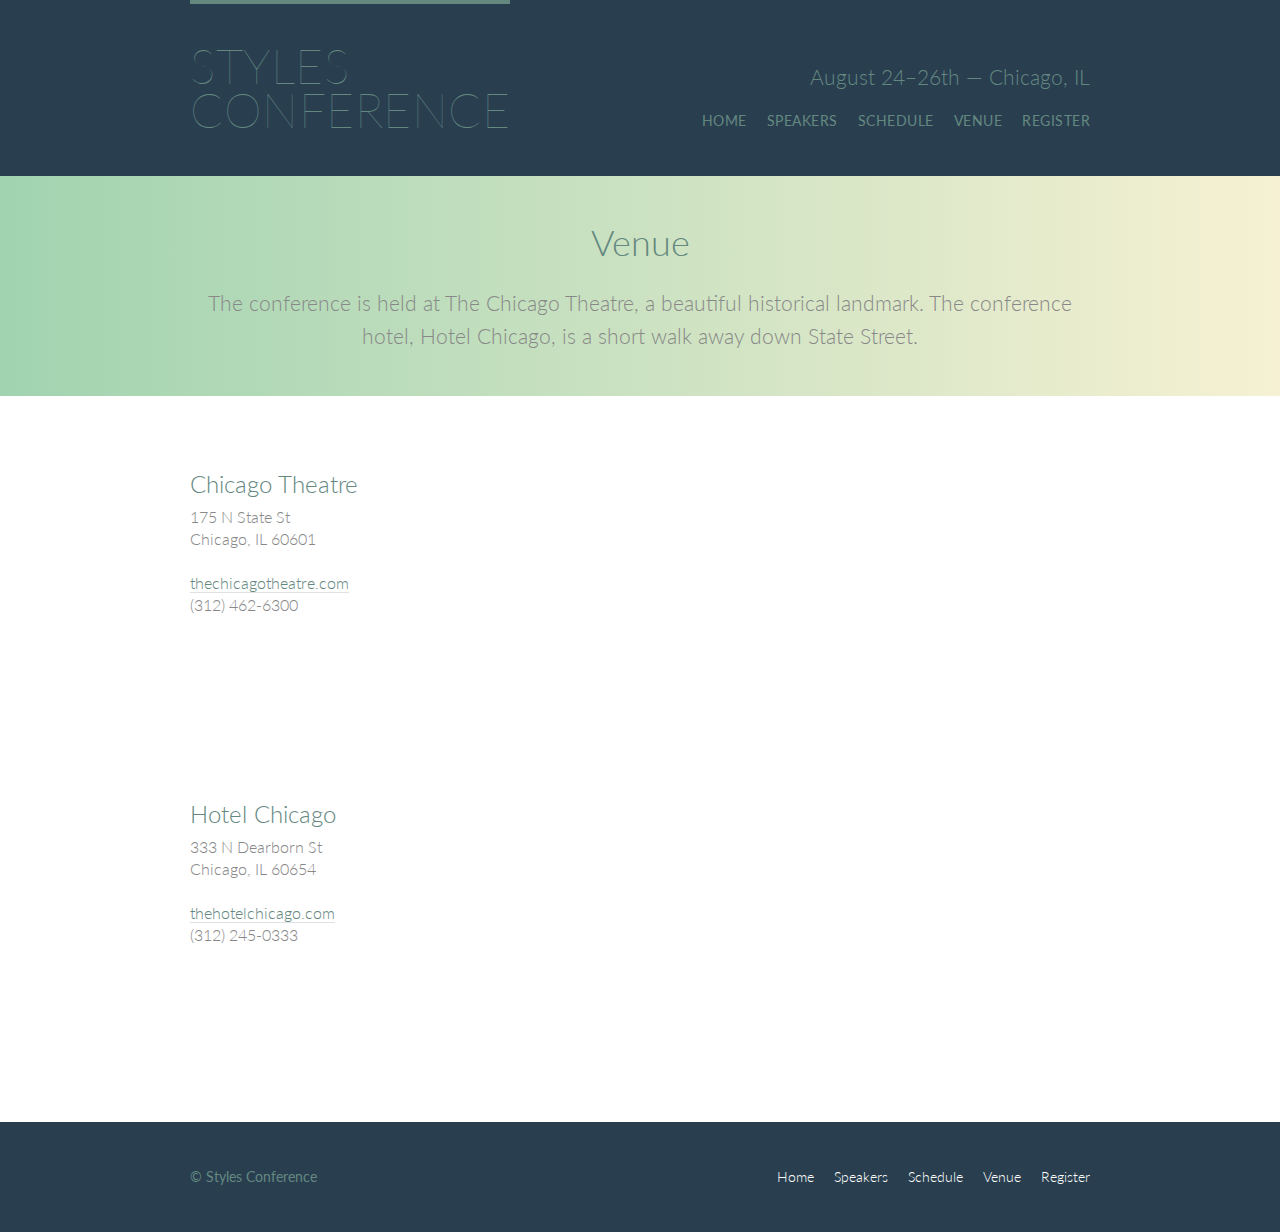
<file: venue.html>
<!DOCTYPE html>
<html lang="en">
  <head>
    <meta charset="utf-8" />
    <title>Venue - Styles Conference</title>
    <link rel="stylesheet" href="assets/stylesheets/main.css" />
    <link rel="stylesheet" href="http://fonts.googleapis.com/css?family=Lato:100,300,400" />
  </head>

  <body>
    <!-- Header -->

    <header class="container group">
      <h1 class="logo">
        <a href="index.html">
          Styles
          <br />
          Conference
        </a>
      </h1>

      <h3 class="tagline">August 24&ndash;26th &mdash; Chicago, IL</h3>

      <nav class="nav primary-nav">
        <ul>
          <li><a href="index.html">Home</a></li><!--
          --><li><a href="speakers.html">Speakers</a></li><!--
          --><li><a href="schedule.html">Schedule</a></li><!--
          --><li><a href="venue.html">Venue</a></li><!--
          --><li><a href="register.html">Register</a></li>
        </ul>
      </nav>
    </header>

   <!-- Lead -->

    <section class="row-alt">
      <div class="lead container">
        <h1>Venue</h1>
        <p>The conference is held at The Chicago Theatre, a beautiful historical landmark. The conference hotel, Hotel Chicago, is a short walk away down State Street.</p>
      </div>
    </section>

    <!-- Main content -->

    <section class="row">
      <div class="grid">

          <!-- Chicago Theatre -->


        <section class="venue-theatre">
          <div class="col-1-3"><h2>Chicago Theatre</h2>
            <p>175 N State St <br> Chicago, IL 60601</p>
            <p><a href="http://www.thechicagotheatre.com/">thechicagotheatre.com</a> <br> (312) 462-6300</p></div><!--

          --><iframe class="venue-map col-2-3" src="https://www.google.com/maps/embed?pb=!1m5!3m3!1m2!1s0x880e2ca55810a493%3A0x4700ddf60fcbfad6!2schicago+theatre!5e0!3m2!1sen!2sus!4v1388701393606"></iframe>
    </section>

          <!-- Hotel Chicago -->

    <section class="venue-hotel">
      <div class="col-1-3">
            <h2>Hotel Chicago</h2>
            <p>333 N Dearborn St <br> Chicago, IL 60654</p>
            <p><a href="http://thehotelchicago.com/">thehotelchicago.com</a> <br> (312) 245-0333</p>
          </div><!--

          --><iframe class="venue-map col-2-3" src="https://www.google.com/maps/embed?pb=!1m5!3m3!1m2!1s0x880e2cb1da049173%3A0xa5c91d255a775f0b!2sHotel+Sax+Chicago%2C+North+Dearborn+Street%2C+Chicago%2C+IL!5e0!3m2!1sen!2sus!4v1388702493978"></iframe>
    </section>

      </div>
    </section>
    <!-- Footer -->

    <footer class="primary-footer container group">
      <small>&copy; Styles Conference</small>

      <nav class="nav">
        <ul>
          <li><a href="index.html">Home</a></li><!--
          --><li><a href="speakers.html">Speakers</a></li><!--
          --><li><a href="schedule.html">Schedule</a></li><!--
          --><li><a href="venue.html">Venue</a></li><!--
          --><li><a href="register.html">Register</a></li>
        </ul>
      </nav>
    </footer>
  </body>
</html>
</file>
<file: assets/stylesheets/main.css>
/* http://meyerweb.com/eric/tools/css/reset/
   v2.0 | 20110126
   License: none (public domain)
*/

html,
body,
div,
span,
applet,
object,
iframe,
h1,
h2,
h3,
h4,
h5,
h6,
p,
blockquote,
pre,
a,
abbr,
acronym,
address,
big,
cite,
code,
del,
dfn,
em,
img,
ins,
kbd,
q,
s,
samp,
small,
strike,
strong,
sub,
sup,
tt,
var,
b,
u,
i,
center,
dl,
dt,
dd,
ol,
ul,
li,
fieldset,
form,
label,
legend,
table,
caption,
tbody,
tfoot,
thead,
tr,
th,
td,
article,
aside,
canvas,
details,
embed,
figure,
figcaption,
footer,
header,
hgroup,
menu,
nav,
output,
ruby,
section,
summary,
time,
mark,
audio,
video {
  margin: 0;
  padding: 0;
  border: 0;
  font-size: 100%;
  font: inherit;
  vertical-align: baseline;
}
/* HTML5 display-role reset for older browsers */
article,
aside,
details,
figcaption,
figure,
footer,
header,
hgroup,
menu,
nav,
section {
  display: block;
}
body {
  line-height: 1;
}
ol,
ul {
  list-style: none;
}
blockquote,
q {
  quotes: none;
}
blockquote:before,
blockquote:after,
q:before,
q:after {
  content: "";
  content: none;
}
table {
  border-collapse: collapse;
  border-spacing: 0;
}

/*
  ========================================
  Custom styles
  ========================================
*/

body {
  background: #293f50;
  color: #888;
  font: 300 16px/22px "Lato", "Open Sans", "Helvetica Neue", Helvetica, Arial, sans-serif;
}
form {
  margin-bottom: 22px;
}
input,
select,
textarea {
  font: 300 16px/22px "Lato", "Open Sans", "Helvetica Neue", Helvetica, Arial, sans-serif;
}
.register-group label {
  color: #648880;
  cursor: pointer;
  font-weight: 400;
}
.register-group input,
.register-group select,
.register-group textarea {
  border: 1px solid #c6c9cc;
  border-radius: 5px;
  color: #888;
  display: block;
  margin: 5px 0 27px 0;
  padding: 5px 8px;
}
.register-group input,
.register-group textarea {
  width: 100%;
}
.register-group select {
  height: 34px;
  width: 60px;
}
.register-group textarea {
  height: 78px;
}

/*
  ========================================
  Grid
  ========================================
*/

*,
*:before,
*:after {
  -webkit-box-sizing: border-box;
  -moz-box-sizing: border-box;
  box-sizing: border-box;
}
.container,
.grid {
  margin: 0 auto;
  width: 960px;
}
.container {
  padding-left: 30px;
  padding-right: 30px;
}
.grid,
.col-1-3,
.col-2-3 {
  padding-left: 15px;
  padding-right: 15px;
}
.col-1-3,
.col-2-3 {
  display: inline-block;
  vertical-align: top;
}
.col-1-3 {
  width: 33.33%;
}
.col-2-3 {
  width: 66.66%;
}
/*
  ========================================
  Clearfix
  ========================================
*/

.group:before,
.group:after {
  content: "";
  display: table;
}
.group:after {
  clear: both;
}
.group {
  clear: both;
  *zoom: 1;
}
/*
  ========================================
  Rows
  ========================================
*/

.row,
.row-alt {
  min-width: 960px;
}
.row {
  background: #fff;
  padding: 66px 0 44px 0;
}
.row-alt {
  background: #cbe2c1;
  background: -webkit-linear-gradient(to right, #a1d3b0, #f6f1d3);
  background: -moz-linear-gradient(to right, #a1d3b0, #f6f1d3);
  background: linear-gradient(to right, #a1d3b0, #f6f1d3);
  padding: 44px 0 22px 0;
}

/*
  ========================================
  Typography
  ========================================
*/

h1,
h2,
h3,
h4 {
  color: #648880;
}
h1,
h3,
h4,
h5,
p {
  margin-bottom: 22px;
}
h1 {
  font-size: 36px;
  line-height: 44px;
}
h2 {
  font-size: 24px;
  line-height: 44px;
}
h3 {
  font-size: 21px;
}
h4 {
  font-size: 18px;
}
h5 {
  color: #a9b2b9;
  font-size: 14px;
  font-weight: 400;
  text-transform: uppercase;
}
strong {
  font-weight: 400;
}
cite,
em {
  font-style: italic;
}
/*
  ========================================
  Leads
  ========================================
*/

.lead {
  text-align: center;
}
.lead p {
  font-size: 21px;
  line-height: 33px;
}

/*
  ========================================
  Links
  ========================================
*/

a {
  color: #648880;
  text-decoration: none;
}
a:hover {
  color: #a9b2b9;
}
p a {
  border-bottom: 1px solid #dfe2e5;
}
.primary-header a,
.primary-footer a {
  color: #fff;
}
.primary-header a:hover,
.primary-footer a:hover {
  color: #648880;
}

/*
  ========================================
  Buttons
  ========================================
*/

.btn {
  border-radius: 5px;
  color: #fff;
  cursor: pointer;
  display: inline-block;
  font-weight: 400;
  letter-spacing: 0.5px;
  margin: 0;
  text-transform: uppercase;
}
.btn-alt {
  border: 1px solid #fff;
  padding: 10px 30px;
}
.btn-alt:hover {
  background: #fff;
  color: #648880;
}
.btn-default {
  border: 0;
  background: #648880;
  padding: 11px 30px;
  font-size: 14px;
}
.btn-default:hover {
  background: #77a198;
}

/*
  ========================================
  Primary header
  ========================================
*/

.logo {
  border-top: 4px solid #648880;
  float: left;
  font-size: 48px;
  font-weight: 100;
  letter-spacing: 0.5px;
  line-height: 44px;
  padding: 40px 0 22px 0;
  text-transform: uppercase;
}
.tagline {
  margin: 66px 0 22px 0;
  text-align: right;
}
.primary-nav {
  font-size: 14px;
  font-weight: 400;
  letter-spacing: 0.5px;
  text-transform: uppercase;
}

/*
  ========================================
  Primary footer
  ========================================
*/

.primary-footer {
  color: #648880;
  font-size: 14px;
  padding-bottom: 44px;
  padding-top: 44px;
}
.primary-footer small {
  float: left;
  font-weight: 400;
}

/*
  ========================================
  Navigation
  ========================================
*/

.nav {
  text-align: right;
}
.nav li {
  display: inline-block;
  margin: 0 10px;
  vertical-align: top;
}
.nav li:last-child {
  margin-right: 0;
}

/*
  ========================================
  Home
  ========================================
*/

.hero {
  color: #fff;
  line-height: 44px;
  padding: 22px 80px 66px 80px;
  text-align: center;
}
.hero h2 {
  font-size: 36px;
}
.hero p {
  font-size: 24px;
  font-weight: 100;
}
.teaser a:hover h3 {
  color: #a9b2b9;
}
.teaser img {
  border-radius: 5px;
  display: block;
  margin-bottom: 22px;
  max-width: 100%;
}
/*
  ========================================
  Speakers
  ========================================
*/
.speaker {
  margin-bottom: 44px;
}
.speaker-info {
  border: 1px solid #dfe2e5;
  border-radius: 5px;
  margin-top: 88px;
  padding-bottom: 22px;
  text-align: center;
}
.speaker-info img {
  border-radius: 50%;
  height: 130px;
  margin: -66px 0 22px 0;
  vertical-align: top;
}
/*
  ========================================
  Venue
  ========================================
*/

.venue-theatre {
  margin-bottom: 66px;
}
.venue-hotel {
  margin-bottom: 22px;
}
.venue-map {
  height: 264px;
}
/*
  ========================================
  Register
  ========================================
*/

.why-attend {
  list-style: square;
  margin: 0 0 22px 30px;
}
/*
  ========================================
  Schedule
  ========================================
*/

table {
  margin-bottom: 44px;
  width: 100%;
}
table a {
  color: #888;
}
table h4 {
  margin-bottom: 0;
}
table:last-child {
  margin-bottom: 0;
}
th,
td {
  padding-bottom: 22px;
  vertical-align: top;
}
th {
  padding-right: 45px;
  text-align: right;
  width: 20%;
}
td {
  width: 40%;
}
thead {
  line-height: 44px;
}
thead th {
  color: #648880;
  font-size: 24px;
}
tbody th {
  color: #a9b2b9;
  font-size: 14px;
  font-weight: 400;
  padding-top: 22px;
  text-transform: uppercase;
}
tbody td {
  border-top: 1px solid #dfe2e5;
  padding-top: 21px;
}
tbody td:first-of-type {
  padding-right: 15px;
}
tbody td:last-of-type {
  padding-left: 15px;
}
tbody td:only-of-type {
  padding-left: 0;
  padding-right: 0;
}
.schedule-offset {
  color: #a9b2b9;
}
</file>
